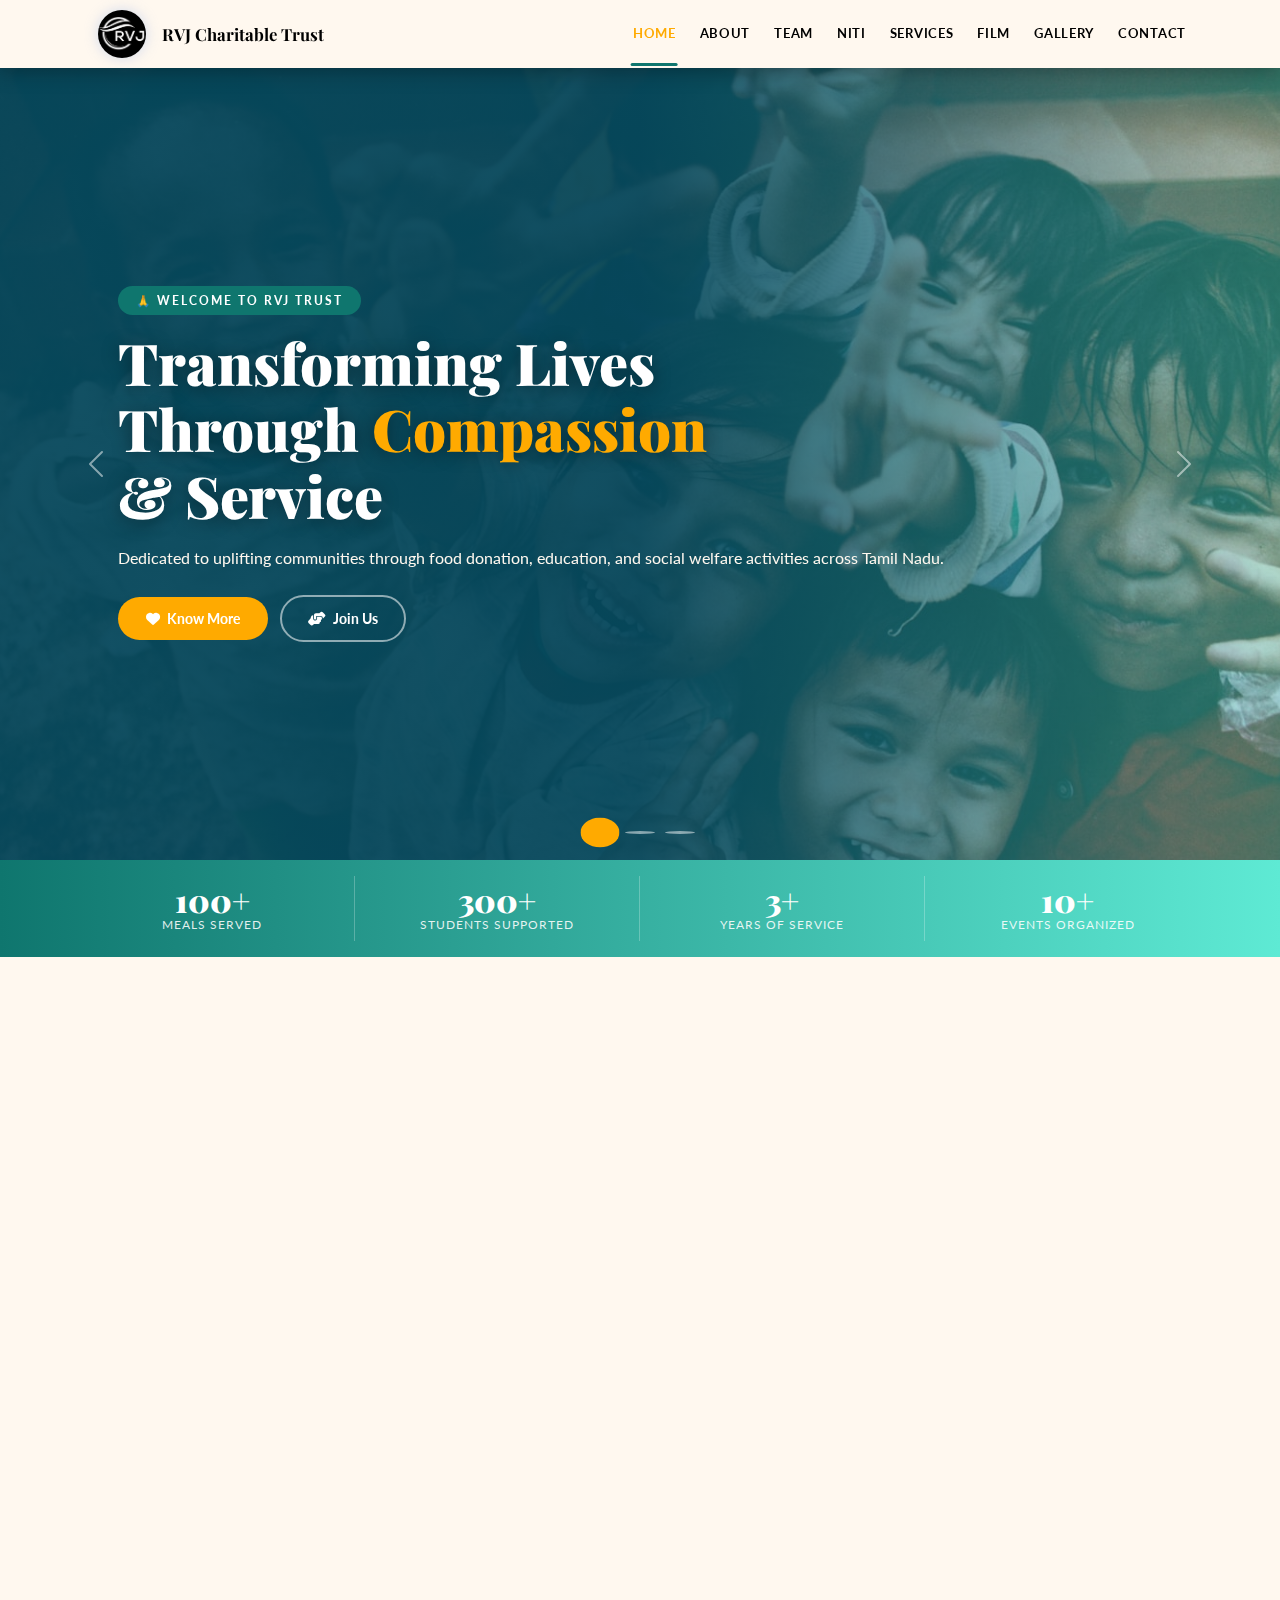
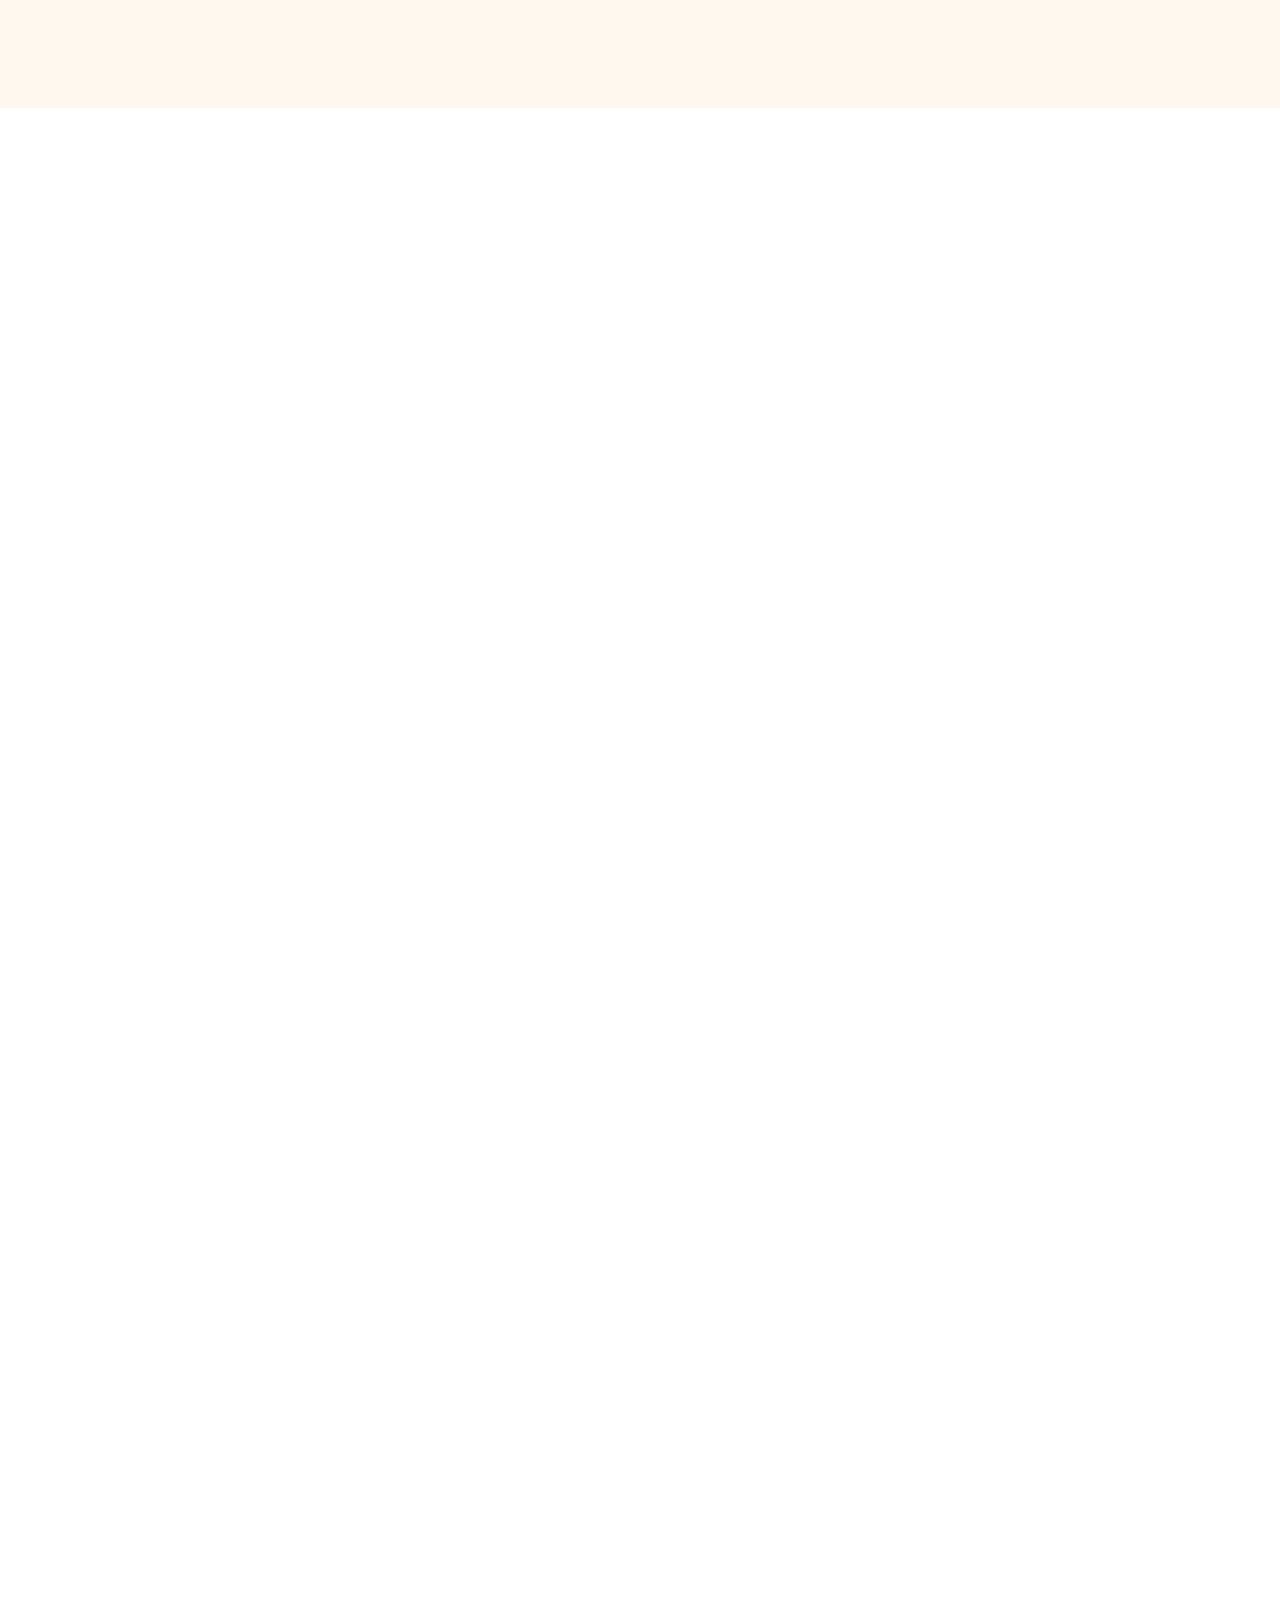
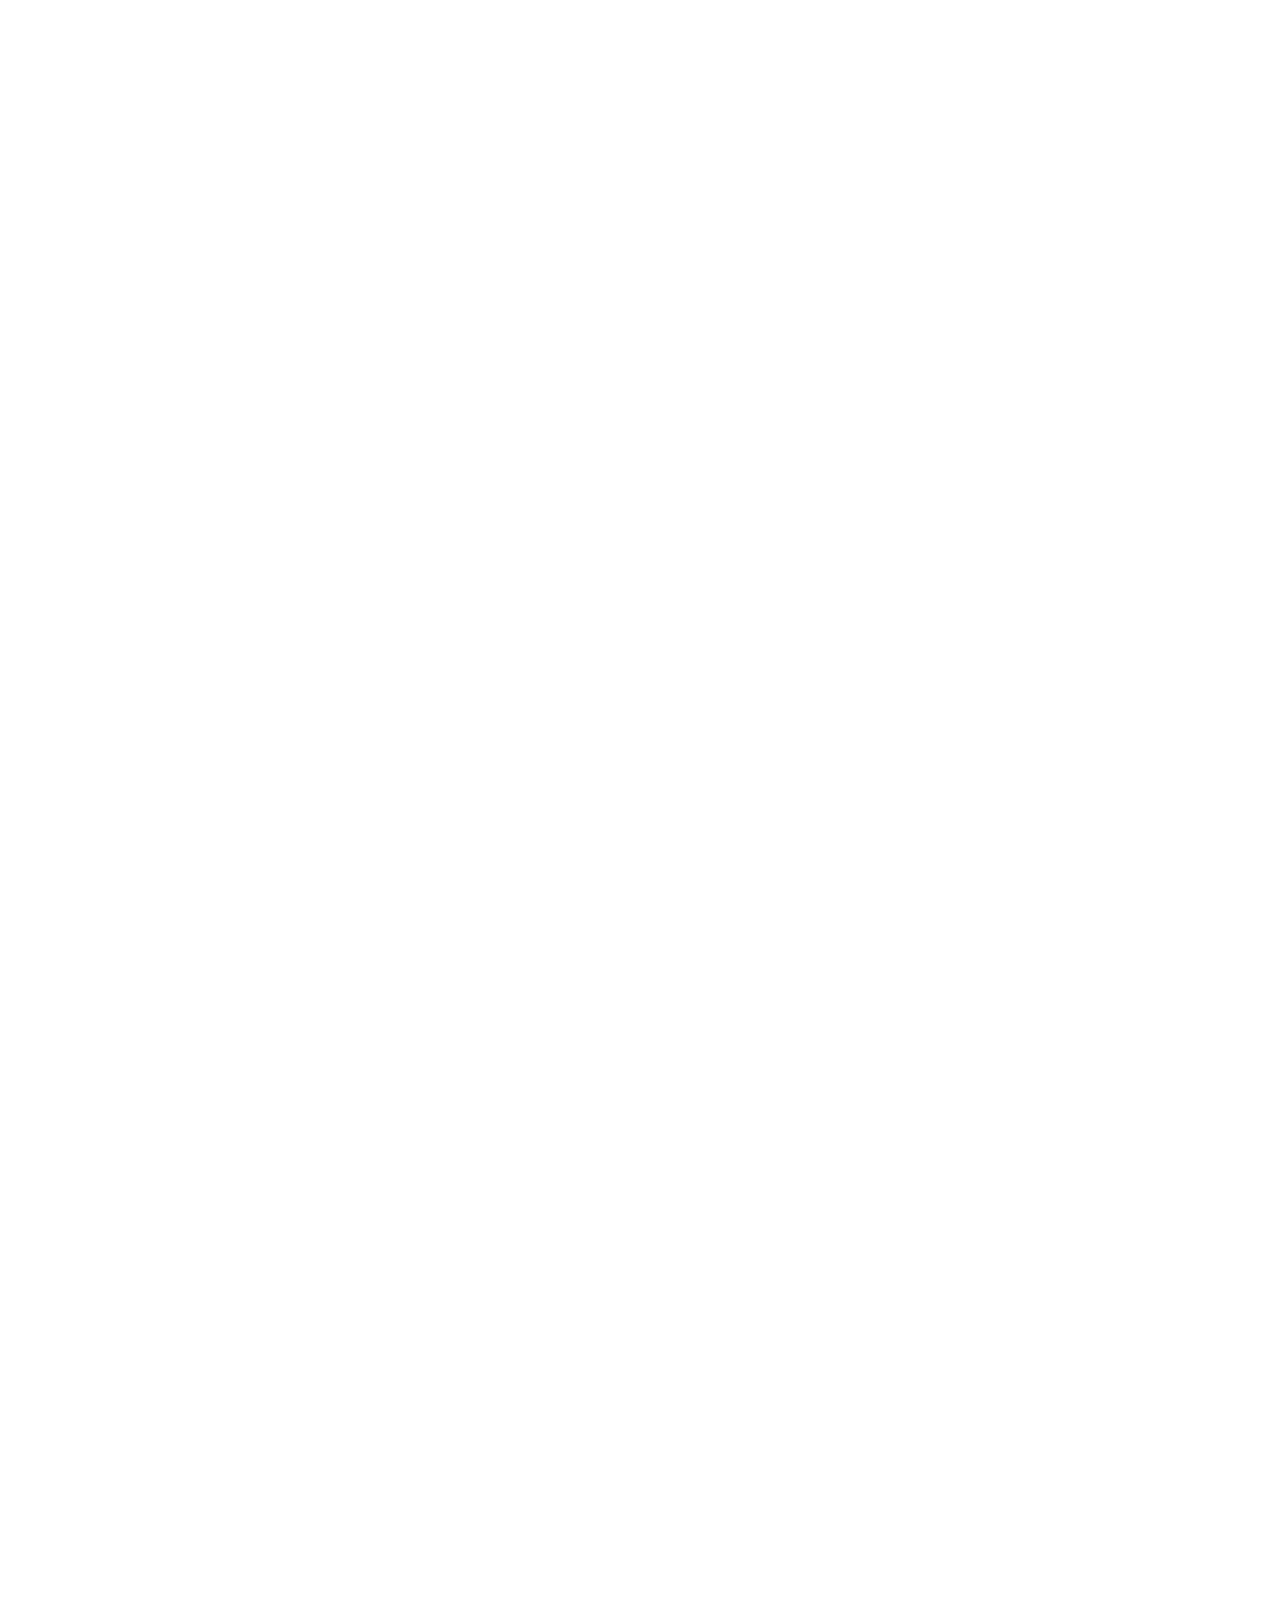
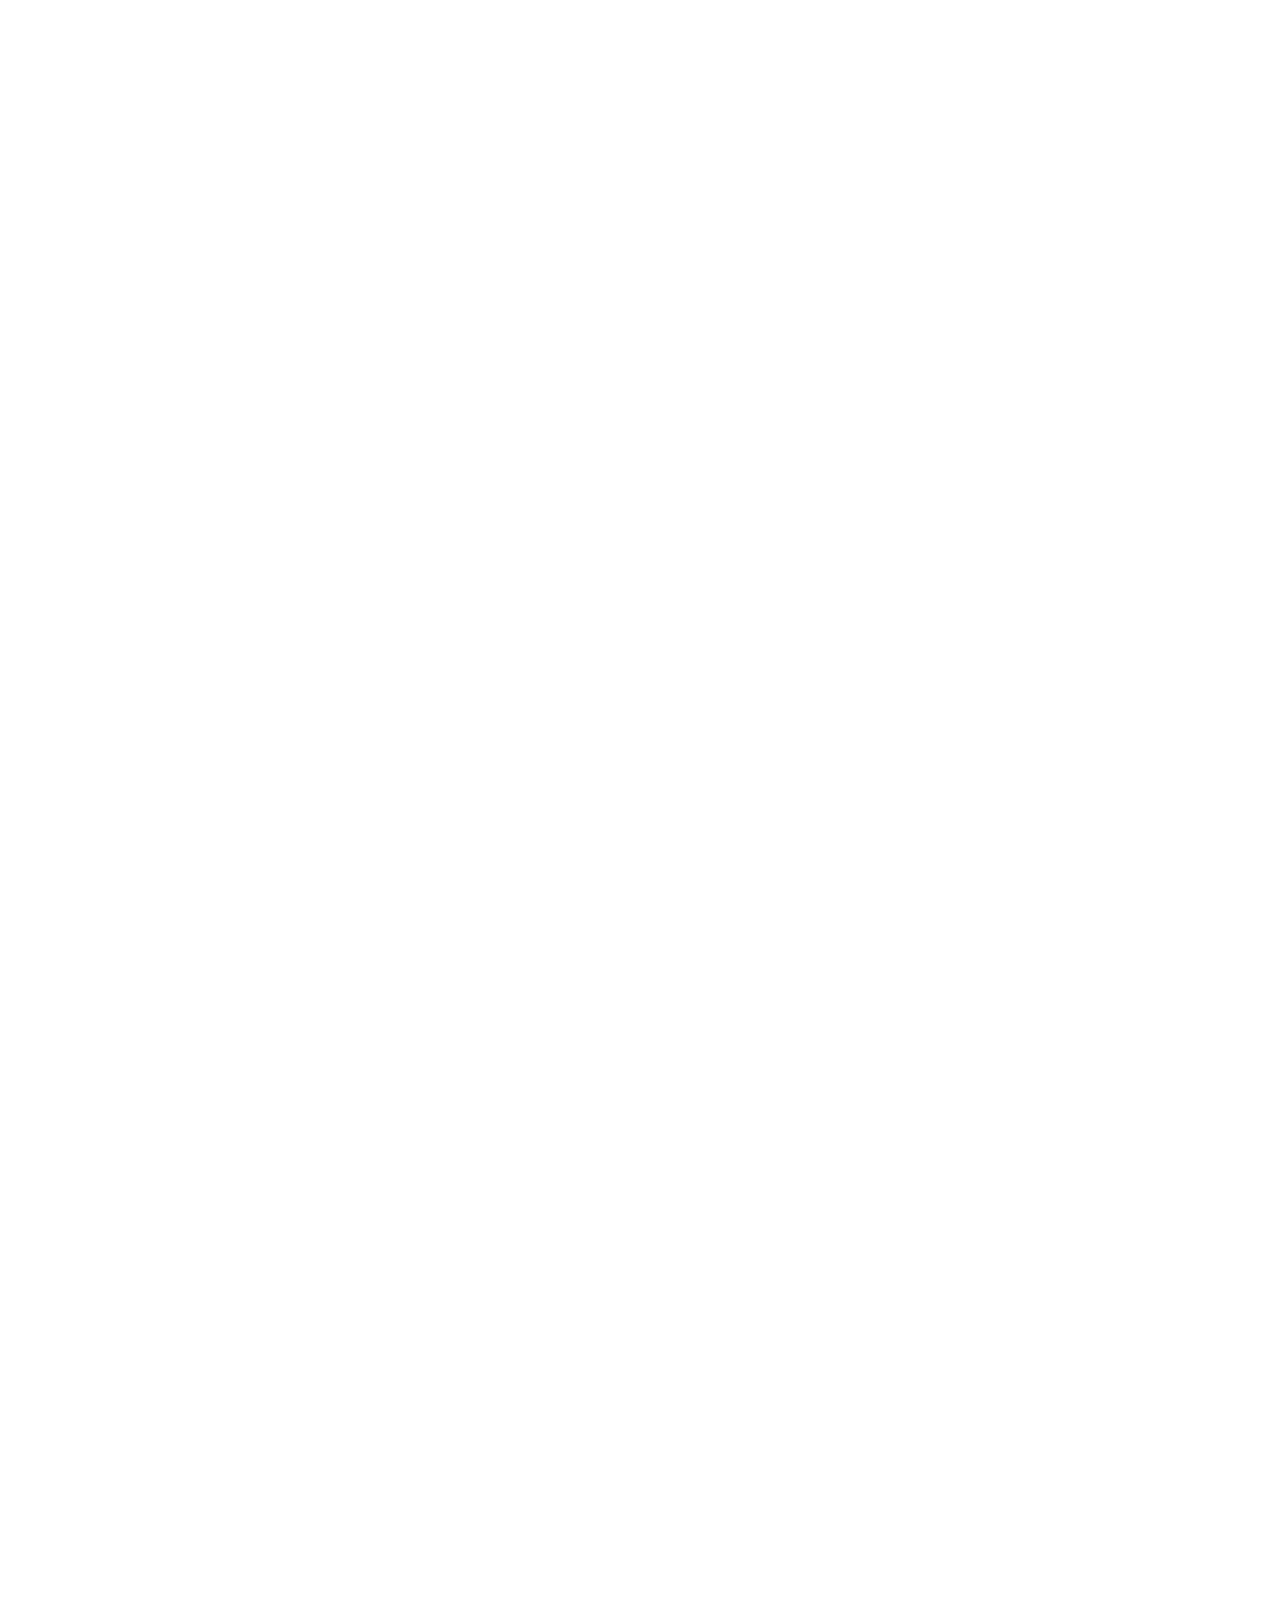
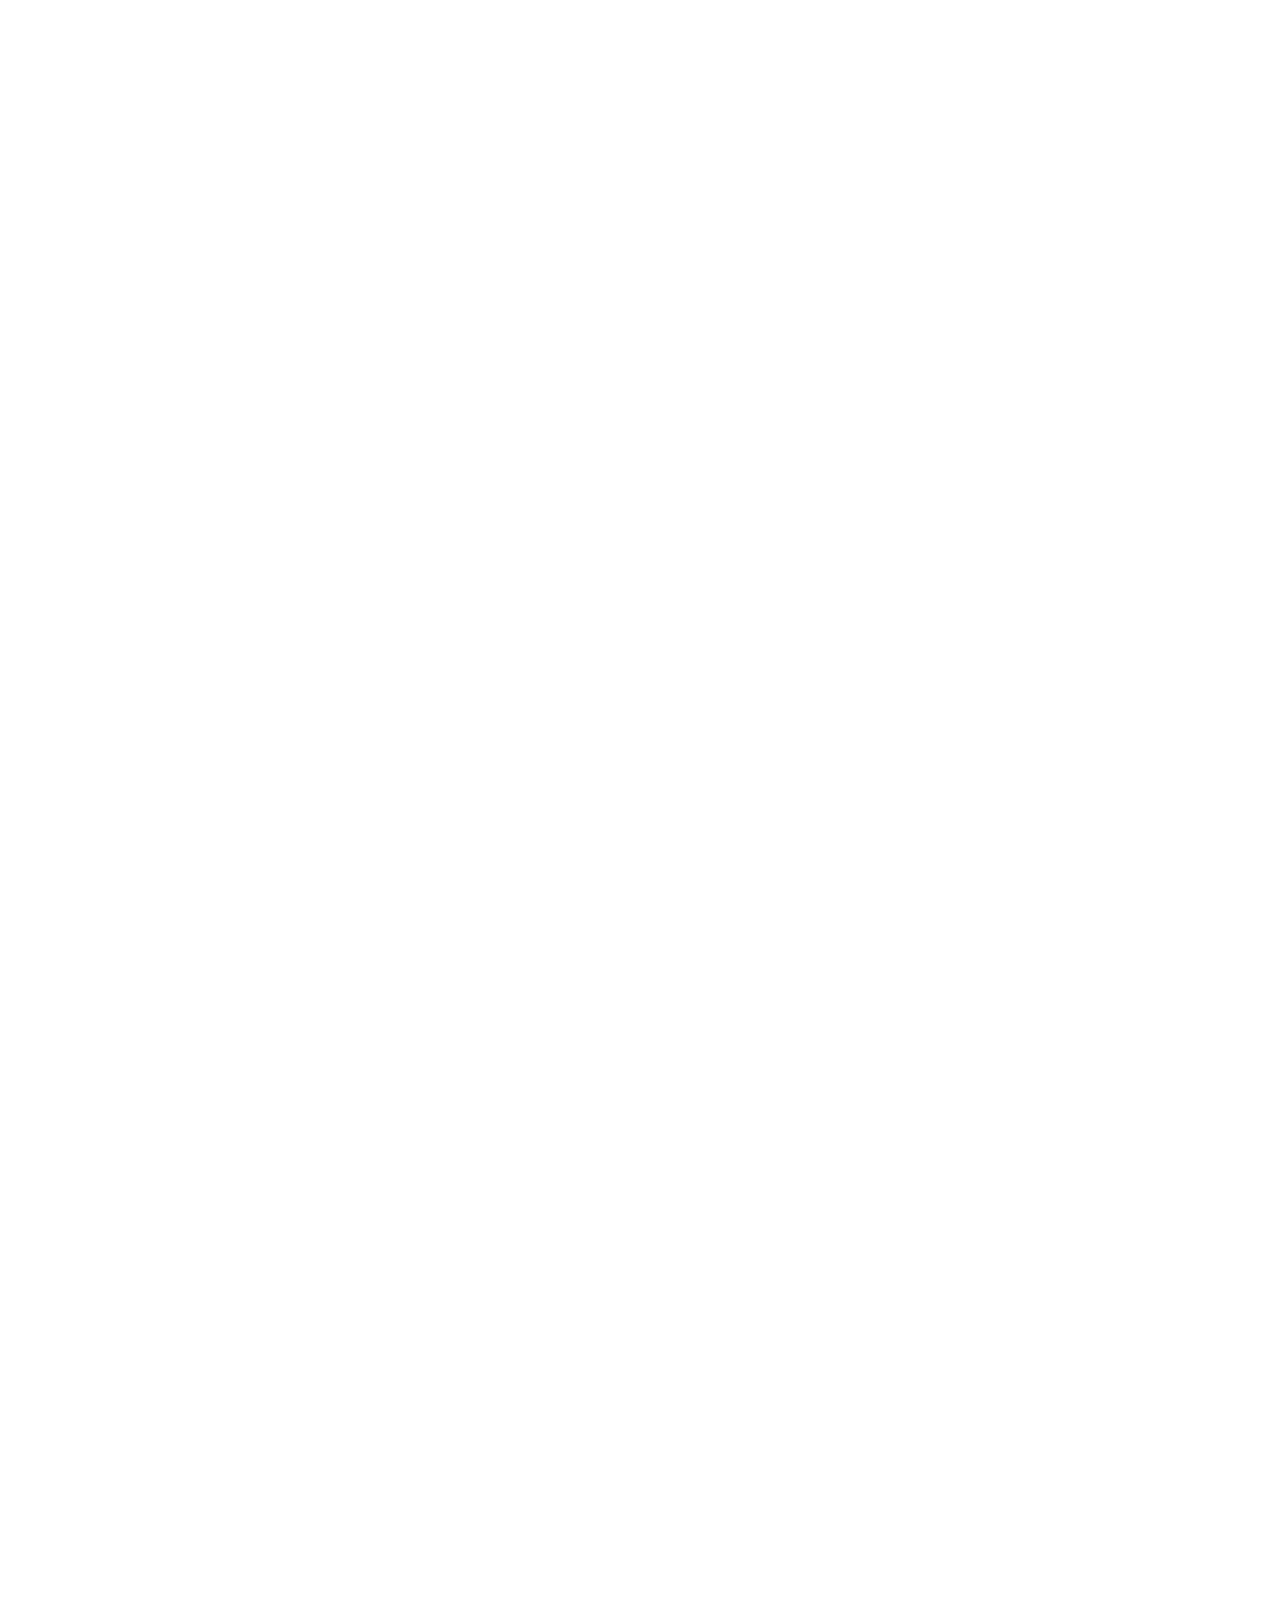
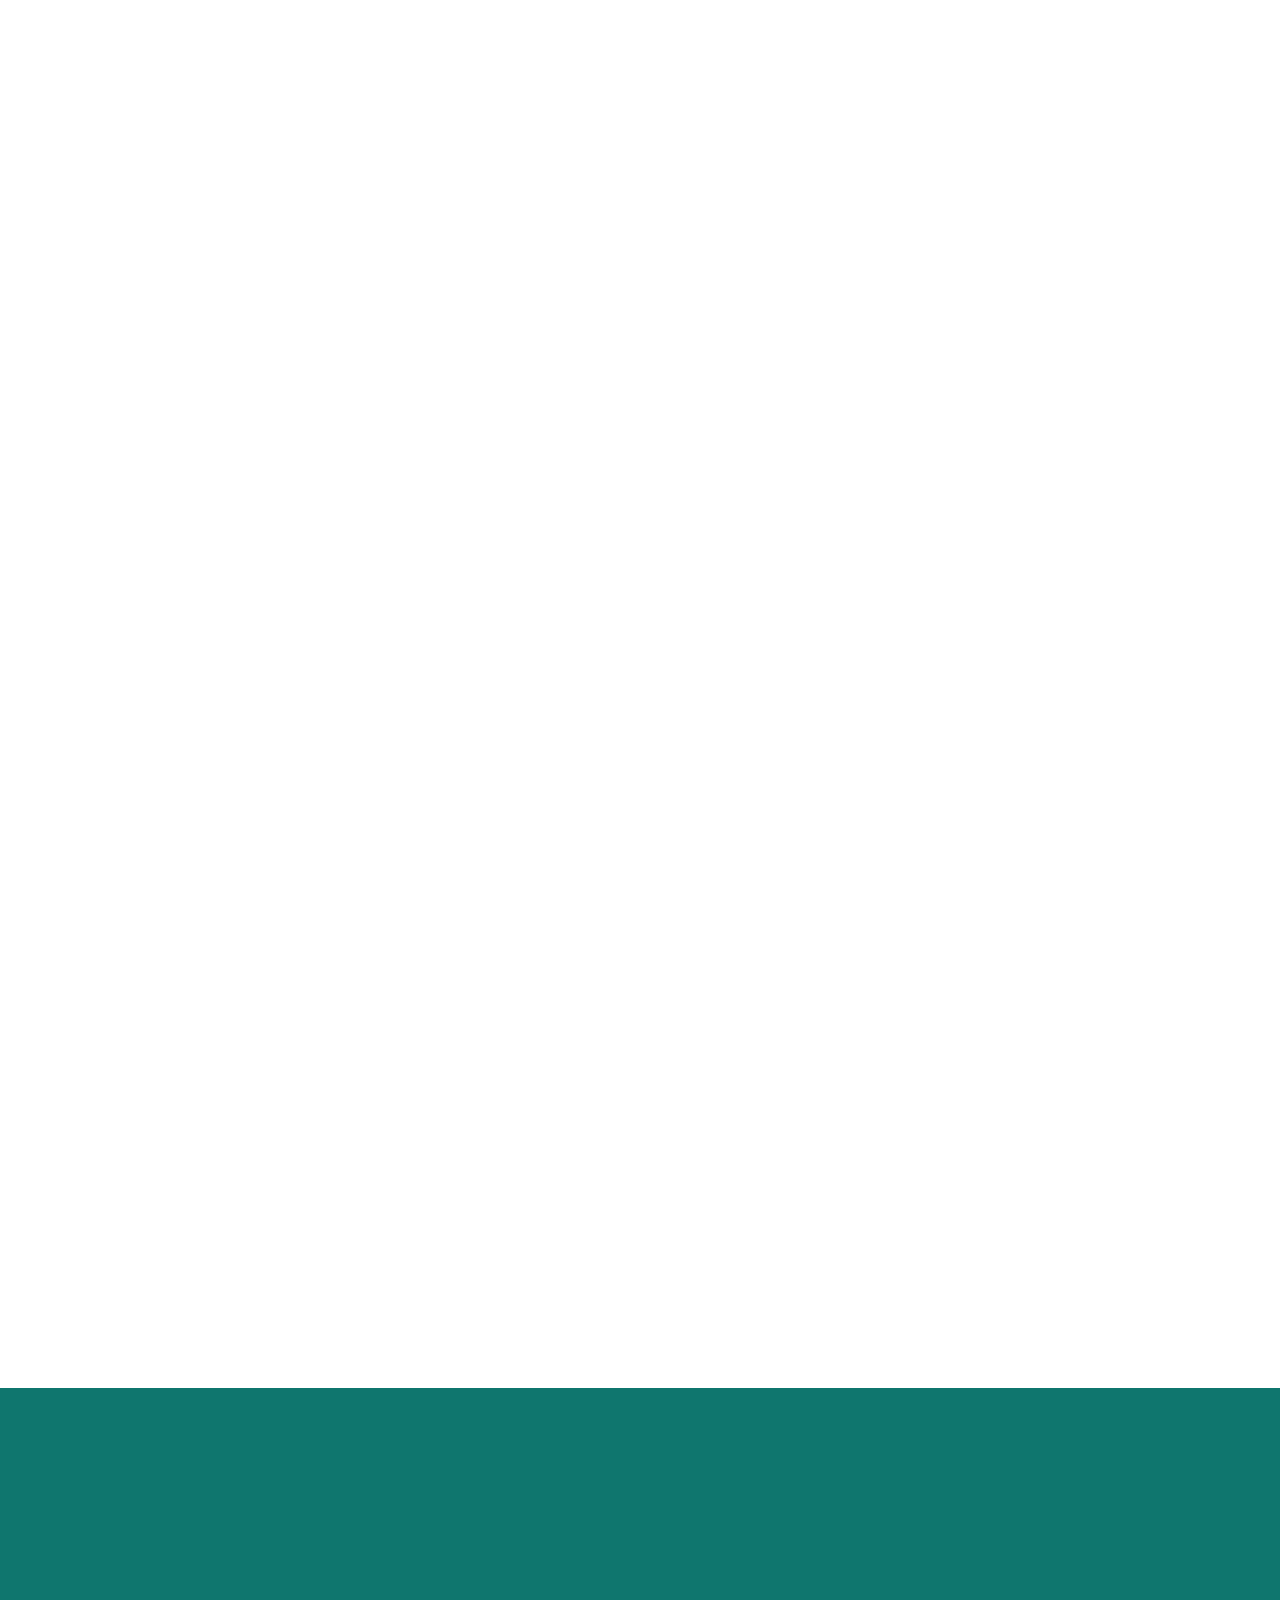
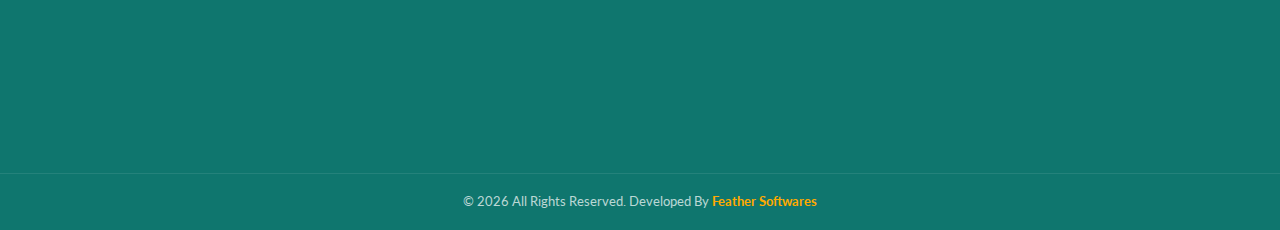
<file: index.html>
<!DOCTYPE html>
<html lang="en">

<head>
    <meta charset="UTF-8" />
    <meta name="viewport" content="width=device-width, initial-scale=1.0" />
    <title>RVJ Charitable Trust - Serving Humanity</title>
    <link href="images/logo_bg.jpeg" rel="icon">
    <link href="https://cdnjs.cloudflare.com/ajax/libs/bootstrap/5.3.2/css/bootstrap.min.css" rel="stylesheet" />
    <link href="https://cdnjs.cloudflare.com/ajax/libs/font-awesome/6.5.0/css/all.min.css" rel="stylesheet" />
    <link
        href="https://fonts.googleapis.com/css2?family=Playfair+Display:wght@400;600;700;900&family=Lato:wght@300;400;700&display=swap"
        rel="stylesheet" />
    <link href="css/style.css" rel="stylesheet">
    <link href="css/animate.css" rel="stylesheet">
</head>

<body>
    <!-- ══════════ NAVBAR ══════════ -->
    <nav class="navbar navbar-expand-lg fixed-top">
        <div class="container">
            <a class="navbar-brand d-flex align-items-center gap-3" href="#">
                <div class="brand-logo">
                    <img src="images/logo.png" alt="RVJ Charitable Trust" class="img-fluid">
                </div>
                <div>
                    <div class="brand-name d-none d-md-block text-black">RVJ Charitable Trust</div>
                </div>
            </a>
            <button class="navbar-toggler bg-black" type="button" data-bs-toggle="collapse" data-bs-target="#navMenu">
                <span class="navbar-toggler-icon"></span>
            </button>
            <div class="collapse navbar-collapse" id="navMenu">
                <ul class="navbar-nav ms-auto">
                    <li class="nav-item"><a class="nav-link active" href="#home">Home</a></li>
                    <li class="nav-item"><a class="nav-link" href="#about">About</a></li>
                    <li class="nav-item"><a class="nav-link" href="#team">Team</a></li>
                    <li class="nav-item"><a class="nav-link" href="#niti-certificate">NITI</a></li>
                    <li class="nav-item"><a class="nav-link" href="#services">Services</a></li>
                    <li class="nav-item"><a class="nav-link" href="#other-services">Film</a></li>
                    <li class="nav-item"><a class="nav-link" href="#gallery">Gallery</a></li>
                    <li class="nav-item"><a class="nav-link" href="#contact">Contact</a></li>
                </ul>
            </div>
        </div>
    </nav>

    <!-- ══════════ HOME CAROUSEL ══════════ -->
    <section id="home">
        <div id="homeCarousel" class="carousel slide carousel-fade" data-bs-ride="carousel" data-bs-interval="4500">
            <div class="carousel-indicators d-none d-md-block text-center">
                <button type="button" data-bs-target="#homeCarousel" data-bs-slide-to="0" class="active"></button>
                <button type="button" data-bs-target="#homeCarousel" data-bs-slide-to="1"></button>
                <button type="button" data-bs-target="#homeCarousel" data-bs-slide-to="2"></button>
            </div>
            <div class="carousel-inner">

                <!-- Slide 1 -->
                <div class="carousel-item active">
                    <div class="slide-inner">
                        <div class="slide-bg bg-slide1"></div>
                        <div class="container">
                            <div class="row align-items-center g-4">
                                <div class="col-lg-10 p-5">
                                    <div class="carousel-content">
                                        <span class="badge-pill">🙏 Welcome to RVJ Trust</span>
                                        <h1 class="mb-3">Transforming Lives<br />Through
                                            <span>Compassion</span><br />&amp; Service
                                        </h1>
                                        <p class="mb-4">Dedicated to uplifting communities through food donation,
                                            education, and social welfare activities across Tamil Nadu.</p>
                                        <a href="#about" class="btn-saffron me-2"><i class="fas fa-heart"></i> Know
                                            More</a>
                                        <a href="#contact" class="btn-white-outline"><i
                                                class="fas fa-hands-helping"></i> Join Us</a>
                                    </div>
                                </div>
                                <!-- <div class="col-lg-6 d-none d-lg-flex justify-content-center">
                                    <div class="slide-visual">
                                        <div class="visual-main">🤝</div>
                                        <div class="visual-badges">
                                            <div class="visual-badge"><span class="vnum">15+</span><span
                                                    class="vlbl">Years</span></div>
                                            <div class="visual-badge"><span class="vnum">5K+</span><span
                                                    class="vlbl">Meals</span></div>
                                            <div class="visual-badge"><span class="vnum">300+</span><span
                                                    class="vlbl">Students</span></div>
                                        </div>
                                    </div>
                                </div> -->
                            </div>
                        </div>
                    </div>
                </div>

                <!-- Slide 2 -->
                <div class="carousel-item">
                    <div class="slide-inner">
                        <div class="slide-bg bg-slide2"></div>
                        <div class="container">
                            <div class="row align-items-center g-4">
                                <div class="col-lg-10 p-5">
                                    <div class="carousel-content">
                                        <span class="badge-pill">🍱 Food Donation Drive</span>
                                        <h1 class="mb-3">No One Should Sleep <span>Hungry</span><br />Tonight</h1>
                                        <p class="mb-4">We provide nutritious meals at temples, schools, and during
                                            national festivals — feeding thousands every year.</p>
                                        <a href="#services" class="btn-saffron"><i class="fas fa-utensils"></i> Our
                                            Services</a>
                                    </div>
                                </div>
                                <!-- <div class="col-lg-6 d-none d-lg-flex justify-content-center">
                                    <div class="slide-visual">
                                        <div class="visual-main">🍱</div>
                                        <div class="visual-badges">
                                            <div class="visual-badge"><span class="vnum">50+</span><span
                                                    class="vlbl">Events</span></div>
                                            <div class="visual-badge"><span class="vnum">8+</span><span
                                                    class="vlbl">Festivals</span></div>
                                            <div class="visual-badge"><span class="vnum">Daily</span><span
                                                    class="vlbl">Temple Food</span></div>
                                        </div>
                                    </div>
                                </div> -->
                            </div>
                        </div>
                    </div>
                </div>

                <!-- Slide 3 -->
                <div class="carousel-item">
                    <div class="slide-inner" style="background:linear-gradient(135deg,#0D2818,#1B7A3E);">
                        <div class="slide-bg bg-slide3" style="opacity:0.55;"></div>
                        <div class="container">
                            <div class="row align-items-center g-4">
                                <div class="col-lg-10 p-5">
                                    <div class="carousel-content">
                                        <span class="badge-pill">📚 Education Support</span>
                                        <h1 class="mb-3">Empowering<br /><span>Students</span> to<br />Reach Their
                                            Dreams</h1>
                                        <p class="mb-4">Cash gifts for top-scoring 10th &amp; 12th students, school
                                            maintenance, and uniform donation to build a brighter future.</p>
                                        <a href="#services" class="btn-saffron"><i class="fas fa-graduation-cap"></i>
                                            Scholarship Details</a>
                                    </div>
                                </div>
                                <!-- <div class="col-lg-6 d-none d-lg-flex justify-content-center">
                                    <div class="slide-visual">
                                        <div class="visual-main">🎓</div>
                                        <div class="visual-badges">
                                            <div class="visual-badge"><span class="vnum">1st</span><span
                                                    class="vlbl">₹5,000</span></div>
                                            <div class="visual-badge"><span class="vnum">2nd</span><span
                                                    class="vlbl">₹3,000</span></div>
                                            <div class="visual-badge"><span class="vnum">3rd</span><span
                                                    class="vlbl">₹2,000</span></div>
                                        </div>
                                    </div>
                                </div> -->
                            </div>
                        </div>
                    </div>
                </div>

            </div><!-- /carousel-inner -->

            <button class="carousel-control-prev" type="button" data-bs-target="#homeCarousel" data-bs-slide="prev">
                <span class="carousel-control-prev-icon"></span>
            </button>
            <button class="carousel-control-next" type="button" data-bs-target="#homeCarousel" data-bs-slide="next">
                <span class="carousel-control-next-icon"></span>
            </button>
        </div>

        <!-- Stats -->
        <div class="stats-strip py-3">
            <div class="container">
                <div class="row text-center">
                    <div class="col-6 col-md-3 py-2 stat-item">
                        <div class="stat-num">100+</div>
                        <div class="stat-lbl">Meals Served</div>
                    </div>
                    <div class="col-6 col-md-3 py-2 stat-item">
                        <div class="stat-num">300+</div>
                        <div class="stat-lbl">Students Supported</div>
                    </div>
                    <div class="col-6 col-md-3 py-2 stat-item">
                        <div class="stat-num">3+</div>
                        <div class="stat-lbl">Years of Service</div>
                    </div>
                    <div class="col-6 col-md-3 py-2 stat-item">
                        <div class="stat-num">10+</div>
                        <div class="stat-lbl">Events Organized</div>
                    </div>
                </div>
            </div>
        </div>
    </section>

    <!-- ══════════ ABOUT ══════════ -->
    <section id="about" class="py-5">
        <div class="container py-4 wow fadeInUp">
            <div class="row align-items-center g-5">
                <div class="col-lg-5 fade-in-up">
                    <div class="about-img-wrap">
                        <div class="about-emoji-box">
                            <div class="card border-0 shadow">
                                <img src="images/founder1.jpg" alt="Founder" class="img-fluid rounded">
                                <div class="card-body text-center">
                                    <h5 class="card-title">Kumaresan</h5>
                                    <p class="card-text fs-6">Founder and Managing Trustee</p>
                                </div>
                            </div>
                        </div>

                    </div>
                </div>
                <div class="col-lg-7 fade-in-up">
                    <div class="ps-lg-4 pt-4 pt-lg-0">
                        <span class="section-pre d-block mb-2">About Us</span>
                        <h2 class="section-title mb-3">RVJ Charitable Trust —<br />Rooted in Service &amp; Faith</h2>
                        <p class="text-secondary lh-lg mb-3">Founded in 2023, RVJ Charitable Trust is a
                            non-profit organisation committed to serving the underprivileged communities of Tamil Nadu.
                            We believe every individual deserves dignity, nourishment, and opportunity.</p>
                        <p class="text-secondary lh-lg mb-4">From providing meals at temples to funding education for
                            deserving students, our work spans food donation, school maintenance, cultural events, dress
                            donation, and film production for social awareness.</p>
                        <div class="d-flex feature-item align-items-start mb-3">
                            <div class="feat-icon me-3"><i class="fas fa-utensils"></i></div>
                            <div>
                                <h6 class="fw-bold mb-1">Food Donation Programs</h6>
                                <p class="text-secondary small mb-0">Daily temple food and mass feeding during festivals
                                    and national events.</p>
                            </div>
                        </div>
                        <div class="d-flex feature-item align-items-start mb-3">
                            <div class="feat-icon me-3"><i class="fas fa-graduation-cap"></i></div>
                            <div>
                                <h6 class="fw-bold mb-1">Education Empowerment</h6>
                                <p class="text-secondary small mb-0">Cash gifts, scholarships, and school maintenance
                                    for a better tomorrow.</p>
                            </div>
                        </div>
                        <div class="d-flex feature-item align-items-start mb-4">
                            <div class="feat-icon me-3"><i class="fas fa-film"></i></div>
                            <div>
                                <h6 class="fw-bold mb-1">Social Awareness Films</h6>
                                <p class="text-secondary small mb-0">Creating impactful short films and documentaries on
                                    humanitarian causes.</p>
                            </div>
                        </div>
                        <a href="#contact" class="btn-saffron"><i class="fas fa-hands-helping"></i> Get Involved</a>
                    </div>
                </div>
            </div>
        </div>
    </section>

    <!-- ══════════ TEAM ══════════ -->
    <section id="team" class="py-5">
        <div class="container py-4">
            <div class="section-heading text-center mb-5 wow fadeInUp">
                <span class="section-pre d-block mb-2">Our Leadership</span>
                <h2 class="section-title">Founder, Trustees &amp; Organizer</h2>
                <div class="divider-line mt-3"></div>
                <p class="text-secondary mt-3 mx-auto" style="max-width:550px">The dedicated individuals whose vision
                    and commitment guide our mission forward every single day.</p>
            </div>

            <!-- Row 1: Founder + 2 Trustees -->
            <div class="row g-4 justify-content-center mb-4 wow fadeInUp">
                <!-- Founder -->
                <div class="col-md-6">
                    <div class="team-card text-center pb-4">
                        <div class="team-avatar">
                            <img src="images/founder1.jpg" alt="Founder" class="img-fluid rounded-circle">
                        </div>
                        <h5 class="fw-bold px-3 mb-1">Mr. Kumaresan</h5>
                        <div class="team-role mb-2">Founder &amp; Managing Trustee</div>

                    </div>
                </div>
                <!-- Trustee 1 -->
                <div class="col-md-6">
                    <div class="team-card text-center pb-4">
                        <div class="team-avatar">
                            <img src="images/organizer.jpg" alt="Founder" class="img-fluid rounded-circle">
                        </div>
                        <h5 class="fw-bold px-3 mb-1">Mr. Kishore Kumar</h5>
                        <div class="team-role mb-2">Organizer</div>
                    </div>
                </div>
            </div>

            <!-- Row 2: 3 Trustees + Organizer -->
            <div class="row g-4 justify-content-center mb-5 wow fadeInUp">
                <div class="col-md-3 fade-in-up">
                    <div class="team-card text-center pb-4">
                        <div class="team-avatar">🙍‍♀️</div>
                        <h5 class="fw-bold px-3 mb-1">Mrs. Thenmozhi K</h5>
                        <div class="team-role mb-2">Trustee</div>
                    </div>
                </div>
                <div class="col-md-3 fade-in-up">
                    <div class="team-card text-center pb-4">
                        <div class="team-avatar">🙎‍♂️</div>
                        <h5 class="fw-bold px-3 mb-1">Mr. BalaKrishnan</h5>
                        <div class="team-role mb-2">Trustee</div>
                    </div>
                </div>
                <div class="col-md-3 fade-in-up">
                    <div class="team-card text-center pb-4">
                        <div class="team-avatar">🙍‍♀️</div>
                        <h5 class="fw-bold px-3 mb-1">Mrs. Annavadivu</h5>
                        <div class="team-role mb-2">Trustee</div>
                    </div>
                </div>
                <div class="col-md-3 fade-in-up">
                    <div class="team-card text-center pb-4">
                        <div class="team-avatar">🙎‍♂️</div>
                        <h5 class="fw-bold px-3 mb-1">Mr. Murugan P</h5>
                        <div class="team-role mb-2">Trustee</div>
                    </div>
                </div>
            </div>

            <!-- NITI Certificate Display -->
            <section id="niti-certificate" class="py-5 wow fadeInUp">
                <div class="container py-4">

                    <div class="section-heading text-center mb-5 fade-in-up">
                        <span class="section-pre d-block mb-2">Official Recognition</span>
                        <h2 class="section-title">NITI Aayog Certified Trust</h2>
                        <div class="divider-line mt-3"></div>
                    </div>

                    <div class="row align-items-center g-5">

                        <!-- LEFT: Certificate Image -->
                        <div class="col-lg-5 col-md-6">
                            <div class="cert-img-wrapper">
                                <div class="dot-pattern"></div>
                                <div class="cert-img-frame">
                                    <img src="images/NITI.png" alt="NITI Aayog Certificate" class="img-fluid" />
                                </div>


                            </div>
                        </div>

                        <!-- RIGHT: Content -->
                        <div class="col-lg-7 col-md-6">
                            <div class="cert-content ps-lg-3">

                                <span class="section-pre d-block mb-3">Darpan Portal Registration</span>
                                <h2 class="mb-3 text-black">
                                    Recognised by <span>NITI Aayog</span>,<br />Government of India
                                </h2>
                                <p class="mb-4 text-muted">
                                    RVJ Charitable Trust is officially registered and recognised by <strong
                                        style="color:var(--accent);">NITI Aayog</strong> through the Darpan Portal — the
                                    Government of
                                    India's central repository for Non-Governmental Organisations. This recognition
                                    reflects our
                                    commitment to transparency, accountability, and impactful social work.
                                </p>

                                <!-- Info Pills -->
                                <div class="row g-3 mb-4">
                                    <div class="col-sm-6">
                                        <div class="cert-info-pill">
                                            <div class="pill-icon"><i class="fas fa-id-card"></i></div>
                                            <div>
                                                <span class="pill-label">Registration No.</span>
                                                <span class="pill-value">TN/2025/0514198</span>
                                            </div>
                                        </div>
                                    </div>
                                    <div class="col-sm-6">
                                        <div class="cert-info-pill">
                                            <div class="pill-icon"><i class="fas fa-calendar-check"></i></div>
                                            <div>
                                                <span class="pill-label">Registered Since</span>
                                                <span class="pill-value">January 2025</span>
                                            </div>
                                        </div>
                                    </div>
                                    <!-- <div class="col-sm-6">
                                        <div class="cert-info-pill">
                                            <div class="pill-icon"><i class="fas fa-globe-asia"></i></div>
                                            <div>
                                                <span class="pill-label">Darpan Portal</span>
                                                <span class="pill-value">ngodarpan.gov.in</span>
                                            </div>
                                        </div>
                                    </div>
                                    <div class="col-sm-6">
                                        <div class="cert-info-pill">
                                            <div class="pill-icon"><i class="fas fa-map-marker-alt"></i></div>
                                            <div>
                                                <span class="pill-label">Operating State</span>
                                                <span class="pill-value">Tamil Nadu, India</span>
                                            </div>
                                        </div>
                                    </div> -->
                                </div>

                                <!-- Highlight Box -->
                                <!-- <div class="niti-highlight mb-4">
                                    <div class="hi-icon">🏛️</div>
                                    <div class="hi-text">
                                        <strong>What this means for donors:</strong><br />
                                        Your donations to RVJ Charitable Trust qualify for <strong>80G Income Tax
                                            Exemption</strong> under the Income Tax Act, 1961. Receipts issued within 48
                                        hours.
                                    </div>
                                </div> -->

                                <!-- CTA Buttons -->
                                <div class="d-flex flex-wrap gap-3">
                                    <a href="https://ngodarpan.gov.in" target="_blank" class="btn-saffron">
                                        <i class="fas fa-external-link-alt"></i> Verify on Darpan Portal
                                    </a>
                                </div>
                                <!-- Verified Badge below image -->
                                <div class="">
                                    <div class="cert-verified-badge">
                                        <i class="fas fa-check-circle"></i>
                                        Verified by Government of India — NITI Aayog
                                    </div>
                                </div>

                            </div>
                        </div>

                    </div>
                </div>
            </section>


        </div>
    </section>

    <!-- ══════════ SERVICES ══════════ -->
    <section id="services" class="py-5 wow fadeInUp">
        <div class="container py-4">
            <div class="section-heading text-center mb-5 fade-in-up">
                <span class="section-pre d-block mb-2">What We Do</span>
                <h2 class="section-title">Our Core Services</h2>
                <div class="divider-line mt-3"></div>
                <p class="text-secondary mt-3 mx-auto" style="max-width:560px">Every service is driven by compassion,
                    community, and a commitment to lasting change.</p>
            </div>
            <div class="row g-4">
                <div class="col-md-6 col-lg-3 fade-in-up">
                    <div class="svc-card">
                        <div class="svc-icon"><i class="fas fa-hands-helping"></i></div>
                        <h5 class="mb-2">Self Help Groups for Women</h5>
                        <p>We establish women self-help groups to promote savings habits, financial awareness, and
                            empower women by creating sustainable self-employment opportunities.</p>
                    </div>
                </div>
                <div class="col-md-6 col-lg-3 fade-in-up">
                    <div class="svc-card">
                        <div class="svc-icon"><i class="fas fa-graduation-cap"></i></div>
                        <h5 class="mb-2">Educational Scholarships & Student Support</h5>
                        <p>We provide scholarships, grants, books, fees support, and financial aid to deserving and
                            underprivileged students to help them pursue education and research.</p>
                    </div>
                </div>
                <div class="col-md-6 col-lg-3 fade-in-up">
                    <div class="svc-card">
                        <div class="svc-icon"><i class="fas fa-hospital-alt"></i></div>
                        <h5 class="mb-2">Community Welfare Institutions Development</h5>
                        <p>We coordinate with government and non-government agencies to establish hospitals, clinics,
                            orphanages, old age homes, women hostels, rehabilitation centers, and support facilities for
                            the disabled.</p>
                    </div>
                </div>
                <div class="col-md-6 col-lg-3 fade-in-up">
                    <div class="svc-card">
                        <div class="svc-icon"><i class="fas fa-hand-holding-usd"></i></div>
                        <h5 class="mb-2">Fundraising & Financial Resource Mobilization</h5>
                        <p>We raise funds through grants, loans, donations, and institutional support to sustain and
                            expand our social welfare initiatives.</p>
                    </div>
                </div>
                <div class="col-md-6 col-lg-3 fade-in-up">
                    <div class="svc-card">
                        <div class="svc-icon"><i class="fas fa-home"></i></div>
                        <h5 class="mb-2">Homes for Poor & Destitute Children</h5>
                        <p>We run residential homes providing education, healthcare, nutrition, and recreation to uplift
                            the living standards of underprivileged children.</p>
                    </div>
                </div>
                <div class="col-md-6 col-lg-3 fade-in-up">
                    <div class="svc-card">
                        <div class="svc-icon"><i class="fas fa-university"></i></div>
                        <h5 class="mb-2">Financial Management & Investment Activities</h5>
                        <p>We manage funds responsibly by borrowing, investing, and maintaining secure financial systems
                            to support trust activities effectively.</p>
                    </div>
                </div>
                <div class="col-md-6 col-lg-3 fade-in-up">
                    <div class="svc-card">
                        <div class="svc-icon"><i class="fas fa-briefcase-medical"></i></div>
                        <h5 class="mb-2">Medical Relief Services</h5>
                        <p>We provide medical assistance to poor and vulnerable individuals by establishing and
                            supporting hospitals, dispensaries, diagnostic centers, and counseling services.</p>
                    </div>
                </div>
                <div class="col-md-6 col-lg-3 fade-in-up">
                    <div class="svc-card">
                        <div class="svc-icon"><i class="fas fa-house-medical"></i></div>
                        <h5 class="mb-2">Home-Based Medical Care</h5>
                        <p>We offer home treatment services for economically disadvantaged patients who cannot access
                            hospital care.</p>
                    </div>
                </div>
                <div class="col-md-6 col-lg-3 fade-in-up">
                    <div class="svc-card">
                        <div class="svc-icon"><i class="fas fa-procedures"></i></div>
                        <h5 class="mb-2">Surgical Assistance for the Poor</h5>
                        <p>We support life-saving and essential surgeries for underprivileged patients who cannot afford
                            medical procedures.</p>
                    </div>
                </div>
                <div class="col-md-6 col-lg-3 fade-in-up">
                    <div class="svc-card">
                        <div class="svc-icon"><i class="fas fa-clinic-medical"></i></div>
                        <h5 class="mb-2">Establishment of Hospitals & Clinics</h5>
                        <p>We establish and maintain hospitals and healthcare centers to improve access to affordable
                            medical services.</p>
                    </div>
                </div>
                <div class="col-md-6 col-lg-3 fade-in-up">
                    <div class="svc-card">
                        <div class="svc-icon"><i class="fas fa-user-nurse"></i></div>
                        <h5 class="mb-2">Old Age Care & Palliative Services</h5>
                        <p>We provide shelter, care, and palliative support for elderly individuals who lack family or
                            financial support.</p>
                    </div>
                </div>
                <div class="col-md-6 col-lg-3 fade-in-up">
                    <div class="svc-card">
                        <div class="svc-icon"><i class="fas fa-hands"></i></div>
                        <h5 class="mb-2">Disaster Relief Support</h5>
                        <p>We provide emergency assistance, relief materials, and rehabilitation support to people
                            affected by natural calamities.</p>
                    </div>
                </div>
                <div class="col-md-6 col-lg-3 fade-in-up">
                    <div class="svc-card">
                        <div class="svc-icon"><i class="fas fa-restroom"></i></div>
                        <h5 class="mb-2">Old Age Homes Development</h5>
                        <p>We establish, fund, and support old age homes to ensure safe and dignified living for senior
                            citizens.</p>
                    </div>
                </div>
                <div class="col-md-6 col-lg-3 fade-in-up">
                    <div class="svc-card">
                        <div class="svc-icon"><i class="fas fa-school"></i></div>
                        <h5 class="mb-2">Educational & Cultural Institutions Support</h5>
                        <p>We support schools, colleges, libraries, e-governance centers, and learning spaces to promote
                            education and community development.</p>
                    </div>
                </div>
                <div class="col-md-6 col-lg-3 fade-in-up">
                    <div class="svc-card">
                        <div class="svc-icon"><i class="fas fa-building"></i></div>
                        <h5 class="mb-2">Infrastructure Development for Trust Activities</h5>
                        <p>We acquire and develop properties and infrastructure required to effectively run social
                            welfare programs.</p>
                    </div>
                </div>
                <div class="col-md-6 col-lg-3 fade-in-up">
                    <div class="svc-card">
                        <div class="svc-icon"><i class="fas fa-certificate"></i></div>
                        <h5 class="mb-2">Institutional Affiliation Support</h5>
                        <p>We assist trust-run institutions in obtaining necessary affiliations and recognitions from
                            authorities.</p>
                    </div>
                </div>
                <div class="col-md-6 col-lg-6 fade-in-up">
                    <div class="svc-card">
                        <div class="svc-icon"><i class="fas fa-ban"></i></div>
                        <h5 class="mb-2">De-addiction & Rehabilitation Centers</h5>
                        <p>We establish and support centers focused on preventing alcohol and drug addiction and helping
                            individuals recover.</p>
                    </div>
                </div>
                <div class="col-md-6 col-lg-6 fade-in-up">
                    <div class="svc-card">
                        <div class="svc-icon"><i class="fas fa-place-of-worship"></i></div>
                        <h5 class="mb-2">Temple Development & Maintenance</h5>
                        <p>We support renovation, maintenance, and development of temples to preserve cultural and
                            spiritual heritage.</p>
                    </div>
                </div>





            </div>
        </div>
    </section>

    <!-- ══════════ SCHOLARSHIP ══════════ -->
    <section id="scholarship" class="py-5 wow fadeInUp">
        <div class="container py-4">
            <div class="section-heading text-center mb-5 fade-in-up">
                <span class="section-pre d-block mb-2">Education Support</span>
                <h2 class="section-title">Student Cash Gift Program</h2>
                <div class="divider-line mt-3"></div>
            </div>
            <div class="scholarship-box fade-in-up">
                <div class="row align-items-center">
                    <div class="col-lg-5 mb-4 mb-lg-0">
                        <h2 class="text-white fw-bold">Rewarding Academic Excellence 🎓</h2>
                        <p style="color:rgba(255,255,255,.75);" class="lh-lg mt-3">We honour students who excel in their
                            10th and 12th board examinations. Top 3 rank holders receive special cash gifts to support
                            their higher education journey.</p>
                        <p style="color:rgba(255,255,255,.75);" class="lh-lg">This covers students from government and
                            government-aided schools in our area, ensuring financial constraints never hold back a
                            bright mind.</p>
                        <div class="mt-3">
                            <span class="badge bg-warning text-dark fw-bold me-2 px-3 py-2 rounded-pill">10th
                                Standard</span>
                            <span class="badge bg-warning text-dark fw-bold px-3 py-2 rounded-pill">12th Standard</span>
                        </div>
                    </div>
                    <div class="col-lg-7">
                        <div class="row g-3">
                            <div class="col-4">
                                <div class="rank-card gold"><span class="rank-medal">🥇</span>
                                    <div class="rank-name">1st Rank</div>
                                    <!-- <span class="rank-amt">₹5,000</span> -->
                                    <!-- <div class="rank-lbl mt-1">Cash Gift</div> -->
                                </div>
                            </div>
                            <div class="col-4">
                                <div class="rank-card silver"><span class="rank-medal">🥈</span>
                                    <div class="rank-name">2nd Rank</div>
                                    <!-- <span class="rank-amt">₹3,000</span> -->
                                    <!-- <div class="rank-lbl mt-1">Cash Gift</div> -->
                                </div>
                            </div>
                            <div class="col-4">
                                <div class="rank-card bronze"><span class="rank-medal">🥉</span>
                                    <div class="rank-name">3rd Rank</div>
                                    <!-- <span class="rank-amt">₹2,000</span> -->
                                    <!-- <div class="rank-lbl mt-1">Cash Gift</div> -->
                                </div>
                            </div>
                        </div>
                    </div>
                </div>
            </div>
        </div>
    </section>

    <!-- ══════════ FILM MAKING ══════════ -->
    <section id="other-services" class="py-5 wow fadeInUp">
        <div class="container py-4">
            <div class="section-heading text-center mb-5 fade-in-up">
                <span class="section-pre d-block mb-2">Other Initiatives</span>
                <h2 class="section-title">Film Making for Social Awareness</h2>
                <div class="divider-line mt-3"></div>
            </div>
            <div class="row g-4 align-items-center fade-in-up">
                <div class="col-md-5">
                    <div class="rounded-4 overflow-hidden shadow-lg">
                        <div class="film-poster-box">
                            <i class="fas fa-film fa-5x" style="color:var(--accent);"></i>
                            <h4 class="text-white mt-3 fw-bold">RVJ Films</h4>
                            <p class="text-white-50 mb-0 small">Stories that Inspire, Change that Lasts</p>
                        </div>
                        <div class="p-4 bg-white">
                            <h4 class="fw-bold" style="color:var(--peach)">Social Impact Cinema</h4>
                            <p class="text-secondary small lh-lg mb-3">We produce short films, documentaries, and
                                awareness videos on education, poverty, women empowerment, environmental protection, and
                                community solidarity.</p>
                            <a href="#contact" class="btn-saffron"><i class="fas fa-video"></i> Collaborate With Us</a>
                        </div>
                    </div>
                </div>
                <div class="col-md-7">
                    <div class="row g-3">
                        <div class="col-6">
                            <div class="svc-card text-center p-4">
                                <div class="svc-icon mx-auto"><i class="fas fa-video"></i></div>
                                <h5 class="mb-1" style="font-size:.95rem">Short Films</h5>
                                <p style="font-size:.82rem">Powerful narratives on social issues</p>
                            </div>
                        </div>
                        <div class="col-6">
                            <div class="svc-card text-center p-4">
                                <div class="svc-icon mx-auto"><i class="fas fa-photo-video"></i></div>
                                <h5 class="mb-1" style="font-size:.95rem">Documentaries</h5>
                                <p style="font-size:.82rem">Real stories of real change-makers</p>
                            </div>
                        </div>
                        <div class="col-6">
                            <div class="svc-card text-center p-4">
                                <div class="svc-icon mx-auto"><i class="fas fa-bullhorn"></i></div>
                                <h5 class="mb-1" style="font-size:.95rem">Awareness Ads</h5>
                                <p style="font-size:.82rem">Community campaigns and PSAs</p>
                            </div>
                        </div>
                        <div class="col-6">
                            <div class="svc-card text-center p-4">
                                <div class="svc-icon mx-auto"><i class="fas fa-chalkboard-teacher"></i></div>
                                <h5 class="mb-1" style="font-size:.95rem">Educational Content</h5>
                                <p style="font-size:.82rem">Learning materials for schools</p>
                            </div>
                        </div>
                    </div>
                </div>
            </div>
        </div>
    </section>

    <!-- ══════════════════════════════════════
     GALLERY SECTION
    ══════════════════════════════════════ -->
    <section id="gallery" class="py-5 wow fadeInUp">
        <div class="container py-4">

            <!-- Heading -->
            <div class="text-center mb-5">
                <span class="section-pre d-block mb-2">Our Moments</span>
                <h2 class="section-title">Gallery</h2>
                <div class="divider-line mt-3"></div>
                <p class="text-secondary mt-3 mx-auto" style="max-width:540px">
                    Glimpses from our events, drives, and celebrations — moments of joy, service, and togetherness.
                    <em>Click any image to view.</em>
                </p>
            </div>

            <!-- Grid -->
            <div class="gallery-grid">

                <!-- Card 1: Food Donation -->
                <div class="gallery-item"
                    data-src="https://images.unsplash.com/photo-1593113616828-6f22bca04804?w=800&q=80"
                    data-title="Food Donation Drive">
                    <img src="https://images.unsplash.com/photo-1593113616828-6f22bca04804?w=800&q=80"
                        alt="Food Donation Drive" loading="lazy" />
                    <div class="g-overlay">
                        <i class="fas fa-expand-alt"></i>
                        <p>Food Donation Drive</p>
                    </div>
                    <div class="g-caption">Food Donation Drive</div>
                </div>

                <!-- Card 2: School Maintenance -->
                <div class="gallery-item"
                    data-src="https://images.unsplash.com/photo-1580582932707-520aed937b7b?w=800&q=80"
                    data-title="School Maintenance">
                    <img src="https://images.unsplash.com/photo-1580582932707-520aed937b7b?w=800&q=80"
                        alt="School Maintenance" loading="lazy" />
                    <div class="g-overlay">
                        <i class="fas fa-expand-alt"></i>
                        <p>School Maintenance</p>
                    </div>
                    <div class="g-caption">School Maintenance</div>
                </div>

                <!-- Card 3: Scholarship Ceremony -->
                <div class="gallery-item" data-src="../images/surgical-gal.png"
                    data-title="Surgical Assistance for the Poor">
                    <img src="images/surgical-gal.png" alt="Surgical Assistance for the Poor" loading="lazy" />
                    <div class="g-overlay">
                        <i class="fas fa-expand-alt"></i>
                        <p>Surgical Assistance for the Poor</p>
                    </div>
                    <div class="g-caption">Surgical Assistance for the Poor</div>
                </div>

                <!-- Card 4: Independence Day -->
                <div class="gallery-item" data-src="../images/scholar-gal.jpg"
                    data-title="Educational Scholarships & Student Support">
                    <img src="images/scholar-gal.jpg" alt="Educational Scholarships & Student Support" loading="lazy" />
                    <div class="g-overlay">
                        <i class="fas fa-expand-alt"></i>
                        <p>Educational Scholarships & Student Support</p>
                    </div>
                    <div class="g-caption">Educational Scholarships & Student Support</div>
                </div>

                <!-- Card 5: Temple Food -->
                <div class="gallery-item" data-src="../images/food-donation.png" data-title="Temple Food Service">
                    <img src="images/food-donation.png" alt="Temple Food Service" loading="lazy" />
                    <div class="g-overlay">
                        <i class="fas fa-expand-alt"></i>
                        <p>Temple Food Service</p>
                    </div>
                    <div class="g-caption">Temple Food Service</div>
                </div>

                <!-- Card 6: Dress Donation -->
                <div class="gallery-item"
                    data-src="https://images.unsplash.com/photo-1489987707025-afc232f7ea0f?w=800&q=80"
                    data-title="Dress Donation Drive">
                    <img src="https://images.unsplash.com/photo-1489987707025-afc232f7ea0f?w=800&q=80"
                        alt="Dress Donation Drive" loading="lazy" />
                    <div class="g-overlay">
                        <i class="fas fa-expand-alt"></i>
                        <p>Dress Donation Drive</p>
                    </div>
                    <div class="g-caption">Dress Donation Drive</div>
                </div>

                <!-- Card 7: Film Making -->
                <div class="gallery-item" data-src="../images/medical-gal.png"
                    data-title="Homes for Poor & Destitute Children">
                    <img src="images/medical-gal.png" alt="Homes for Poor & Destitute Children" loading="lazy" />
                    <div class="g-overlay">
                        <i class="fas fa-expand-alt"></i>
                        <p>Homes for Poor & Destitute Children</p>
                    </div>
                    <div class="g-caption">Homes for Poor & Destitute Children</div>
                </div>

                <!-- Card 8: Diwali Celebration -->
                <div class="gallery-item" data-src="../images/woman-gal.png" data-title="Self Help Groups for Women">
                    <img src="images/woman-gal.png" alt="Self Help Groups for Women" loading="lazy" />
                    <div class="g-overlay">
                        <i class="fas fa-expand-alt"></i>
                        <p>Self Help Groups for Women</p>
                    </div>
                    <div class="g-caption">Self Help Groups for Women</div>
                </div>

                <!-- Card 9: Community Event -->
                <div class="gallery-item"
                    data-src="https://images.unsplash.com/photo-1511632765486-a01980e01a18?w=800&q=80"
                    data-title="Community Event">
                    <img src="https://images.unsplash.com/photo-1511632765486-a01980e01a18?w=800&q=80"
                        alt="Community Event" loading="lazy" />
                    <div class="g-overlay">
                        <i class="fas fa-expand-alt"></i>
                        <p>Community Event</p>
                    </div>
                    <div class="g-caption">🎉 Community Event</div>
                </div>

            </div><!-- /gallery-grid -->
        </div>
    </section>

    <!-- ══════════════════════════════════════
     LIGHTBOX
    ══════════════════════════════════════ -->
    <div id="lightbox">
        <div class="lb-content">
            <button class="lb-close" id="lbClose"><i class="fas fa-times"></i></button>
            <button class="lb-nav lb-prev" id="lbPrev"><i class="fas fa-chevron-left"></i></button>
            <button class="lb-nav lb-next" id="lbNext"><i class="fas fa-chevron-right"></i></button>

            <div class="lb-img-wrap" id="lbImgWrap">
                <!-- image injected here by JS -->
            </div>

            <div class="lb-caption" id="lbCaption"></div>
        </div>
    </div>

    <!-- ══════════ CONTACT ══════════ -->
    <section id="contact" class="py-5 wow fadeInUp">
        <div class="container py-4">
            <div class="section-heading text-center mb-5">
                <span class="section-pre d-block mb-2">Get In Touch</span>
                <h2 class="section-title">Contact &amp; Donate</h2>
                <div class="divider-line mt-3"></div>
                <p class="text-secondary mt-3 mx-auto" style="max-width:520px">Reach out to volunteer, donate, or
                    collaborate. Together, we can do more.</p>
            </div>
            <div class="row g-4">
                <!-- Left: Contact Info -->
                <div class="col-lg-5">
                    <div class="contact-dark">
                        <h4 class="mb-4"><i class="fas fa-info-circle me-2"></i>Contact Information</h4>
                        <div class="c-item">
                            <div class="c-icon"><i class="fas fa-map-marker-alt"></i></div>
                            <div>
                                <h6>Address</h6>
                                <p>No.6 / Thanganila Complex, Lakshmipuram Main Road, Kulasekaranputhoor, Near by RTO
                                    Office, Ramapuram(P.O), K.K Dist - 629 302.</p>
                            </div>
                        </div>
                        <div class="c-item">
                            <div class="c-icon"><i class="fas fa-phone"></i></div>
                            <div>
                                <h6>Phone</h6>
                                <p>+91 8778047311 &nbsp;|&nbsp; +91 9566840115</p>
                            </div>
                        </div>
                        <div class="c-item">
                            <div class="c-icon"><i class="fas fa-envelope"></i></div>
                            <div>
                                <h6>Email</h6>
                                <p>rvjcharitabletrust2023@gmail.com</p>
                            </div>
                        </div>
                        <div class="c-item">
                            <div class="c-icon"><i class="fas fa-clock"></i></div>
                            <div>
                                <h6>Office Hours</h6>
                                <p>Mon–Sat: 9:00 AM – 6:00 PM</p>
                            </div>
                        </div>
                        <div class="social-row mt-2">
                            <a href="#" class="soc-btn"><i class="fab fa-facebook-f"></i></a>
                            <a href="#" class="soc-btn"><i class="fab fa-instagram"></i></a>
                            <a href="#" class="soc-btn"><i class="fab fa-youtube"></i></a>
                            <a href="https://api.whatsapp.com/send?phone=9566840115&text=Hi, This is RVJ"
                                class="soc-btn"><i class="fab fa-whatsapp"></i></a>
                            <a href="tel:+919566840115" class="soc-btn"><i class="fas fa-phone"></i> </a>
                        </div>
                    </div>
                </div>

                <!-- Right: Account Details -->
                <div class="col-lg-7">
                    <div class="acc-card">
                        <h4 class="mb-4"><i class="fas fa-university me-2" style="color:var(--primary)"></i>Donation
                            Account Details</h4>

                        <div class="bank-card mb-3">
                            <h5 class="mb-3"><i class="fas fa-piggy-bank me-2"></i>Bank Transfer</h5>
                            <div class="bank-row"><span class="bl">Account Name</span><span class="bv">RVJ Charitable
                                    Trust</span></div>
                            <div class="bank-row"><span class="bl">Account Number</span><span
                                    class="bv">21090200000665</span></div>
                            <div class="bank-row"><span class="bl">IFSC Code</span><span class="bv">FDRL0002109</span>
                            </div>
                            <div class="bank-row"><span class="bl">Bank Name</span><span class="bv">Federal Bank</span>
                            </div>
                            <div class="bank-row"><span class="bl">Branch</span><span class="bv">Ramapuram Branch</span>
                            </div>
                            <div class="bank-row"><span class="bl">Account Type</span><span class="bv">Current
                                    Account</span></div>
                        </div>

                        <!-- <div class="upi-badge">
                            <div class="ulbl mb-1">UPI / Google Pay / PhonePe</div>
                            <div class="uid mt-1">rvj@sbi</div>
                            <div class="gpay-row mt-3">
                                <button class="gpay-btn green"><i class="fas fa-mobile-alt"></i> PhonePe</button>
                                <button class="gpay-btn blue"><i class="fab fa-google-pay" style="font-size:1.1rem"></i>
                                    Google Pay</button>
                            </div>
                        </div> -->

                        <!-- <div class="qr-box mt-3">
                            <span class="qricon">📱</span>
                            <p>Scan QR Code to Donate via UPI — <strong>rvj@sbi</strong></p>
                        </div> -->

                        <div class="alert mt-3 mb-0 d-flex align-items-start gap-3 rounded-3"
                            style="background:#fff8ef;border:1.5px solid var(--accent);">
                            <i class="fas fa-info-circle mt-1"
                                style="color:var(--primary);font-size:18px;flex-shrink:0;"></i>
                            <div>
                                <strong style="color:var(--accent);">80G Tax Exemption Available</strong><br />
                                <span class="text-secondary small">All donations are eligible for 80G income tax
                                    deduction. Receipt will be issued within 48 hours of donation.</span>
                            </div>
                        </div>
                    </div>
                </div>
            </div>

            <!-- Google Map -->
            <div class="fade-in-up mt-5 rounded-4 overflow-hidden shadow" style="height:360px;">
                <iframe
                    src="https://www.google.com/maps/embed?pb=!1m18!1m12!1m3!1d3948.986271601297!2d77.47172757833896!3d8.204133820286456!2m3!1f0!2f0!3f0!3m2!1i1024!2i768!4f13.1!3m3!1m2!1s0x3b04f40166131d15%3A0x52202223afac081b!2sRamapuram%20Rd%2C%20Kulasekaran%20Puthoor%2C%20Tamil%20Nadu%20629302!5e0!3m2!1sen!2sin!4v1771490124294!5m2!1sen!2sin"
                    width="100%" height="360" style="border:0;" allowfullscreen="" loading="lazy">
                </iframe>
            </div>
        </div>
    </section>

    <!-- ══════════ FOOTER ══════════ -->
    <footer>
        <div class="container wow fadeInUp">
            <div class="row g-5">
                <div class="col-lg-4 col-md-6">
                    <div class="d-flex align-items-center gap-3 mb-3">
                        <div class="brand-logo">
                            <img src="images/logo.png" alt="Logo" class="img-fluid">
                        </div>
                        <div>
                            <div class="brand-name">RVJ Charitable Trust</div>
                            <div class="brand-tag">Serving Humanity</div>
                        </div>
                    </div>
                    <p style="font-size:.88rem;line-height:1.8;">We exist to serve, support, and uplift communities in
                        Tamil Nadu through food, education, cultural celebration, and social awareness — one act of
                        kindness at a time.</p>
                    <div class="social-row">
                        <a href="#" class="soc-btn"><i class="fab fa-facebook-f"></i></a>
                        <a href="#" class="soc-btn"><i class="fab fa-instagram"></i></a>
                        <a href="#" class="soc-btn"><i class="fab fa-youtube"></i></a>
                        <a href="https://api.whatsapp.com/send?phone=9566840115&text=Hi, This is RVJ" target="_blank"
                            class="soc-btn"><i class="fab fa-whatsapp"></i></a>
                        <a href="tel:+919566840115" class="soc-btn"><i class="fas fa-phone"></i> </a>
                    </div>
                </div>
                <div class="col-lg-2 col-md-6">
                    <h5>Quick Links</h5>
                    <a href="#home" class="f-link"><i class="fas fa-chevron-right"></i> Home</a>
                    <a href="#about" class="f-link"><i class="fas fa-chevron-right"></i> About Us</a>
                    <a href="#team" class="f-link"><i class="fas fa-chevron-right"></i> Our Team</a>
                    <a href="#services" class="f-link"><i class="fas fa-chevron-right"></i> Services</a>
                    <a href="#gallery" class="f-link"><i class="fas fa-chevron-right"></i> Gallery</a>
                    <a href="#contact" class="f-link"><i class="fas fa-chevron-right"></i> Contact</a>
                </div>
                <div class="col-lg-3 col-md-6">
                    <h5>Our Services</h5>
                    <a href="#services" class="f-link"><i class="fas fa-chevron-right"></i> School Maintenance</a>
                    <a href="#services" class="f-link"><i class="fas fa-chevron-right"></i> Food Donation</a>
                    <a href="#services" class="f-link"><i class="fas fa-chevron-right"></i> Temple Food</a>
                    <a href="#services" class="f-link"><i class="fas fa-chevron-right"></i> Dress Donation</a>
                    <a href="#services" class="f-link"><i class="fas fa-chevron-right"></i> Student Gifts</a>
                    <a href="#other-services" class="f-link"><i class="fas fa-chevron-right"></i> Film Making</a>
                    <a href="#niti-certificate" class="f-link"><i class="fas fa-chevron-right"></i> NITI Certificate</a>
                </div>
                <div class="col-lg-3 col-md-6">
                    <h5>Contact &amp; Donate</h5>
                    <p style="font-size:.88rem;"><i class="fas fa-map-marker-alt me-2"
                            style="color:var(--accent)"></i>No.6 / Thanganila Complex, Lakshmipuram Main Road,
                        Kulasekaranputhoor, Near by RTO Office, Ramapuram(P.O), K.K Dist - 629 302.</p>
                    <p style="font-size:.88rem;"><i class="fas fa-phone me-2" style="color:var(--accent)"></i>+91
                        9566840115</p>
                    <p style="font-size:.88rem;"><i class="fas fa-envelope me-2"
                            style="color:var(--accent)"></i>rvjcharitabletrust2023@gmail.com</p>
                    <p style="font-size:.88rem;" class="mt-2"><i class="fas fa-university me-2"
                            style="color:var(--accent)"></i><strong style="color:#fff"> A/C:</strong> 21090200000665
                    </p>
                </div>
            </div>
        </div>
        <div class="footer-bottom">
            <div class="container">
                <div class="row align-items-center text-center text-md-start">
                    <div class="col-md-12 text-center">
                        <p style="font-size:.82rem;margin:0;">© 2026 All Rights Reserved. Developed By <a
                                href="https://feathersoftwares.com/" target="_blank"
                                class="text-decoration-none fw-bold" style="color:var(--accent)">Feather Softwares</a>
                        </p>
                    </div>

                </div>
            </div>
        </div>
    </footer>



    <!-- ══════════ SCRIPTS ══════════ -->
    <script src="https://cdnjs.cloudflare.com/ajax/libs/jquery/3.7.1/jquery.min.js"></script>
    <script src="https://cdnjs.cloudflare.com/ajax/libs/bootstrap/5.3.2/js/bootstrap.bundle.min.js"></script>
    <script>
        const navbar = document.querySelector('.navbar.fixed-top');
        document.body.style.paddingTop = navbar.offsetHeight + 'px';
    </script>
    <script src="js/script.js"></script>
    <script src="js/wow.min.js"></script>
    <script>
        new WOW().init();
    </script>
</body>

</html>
</file>
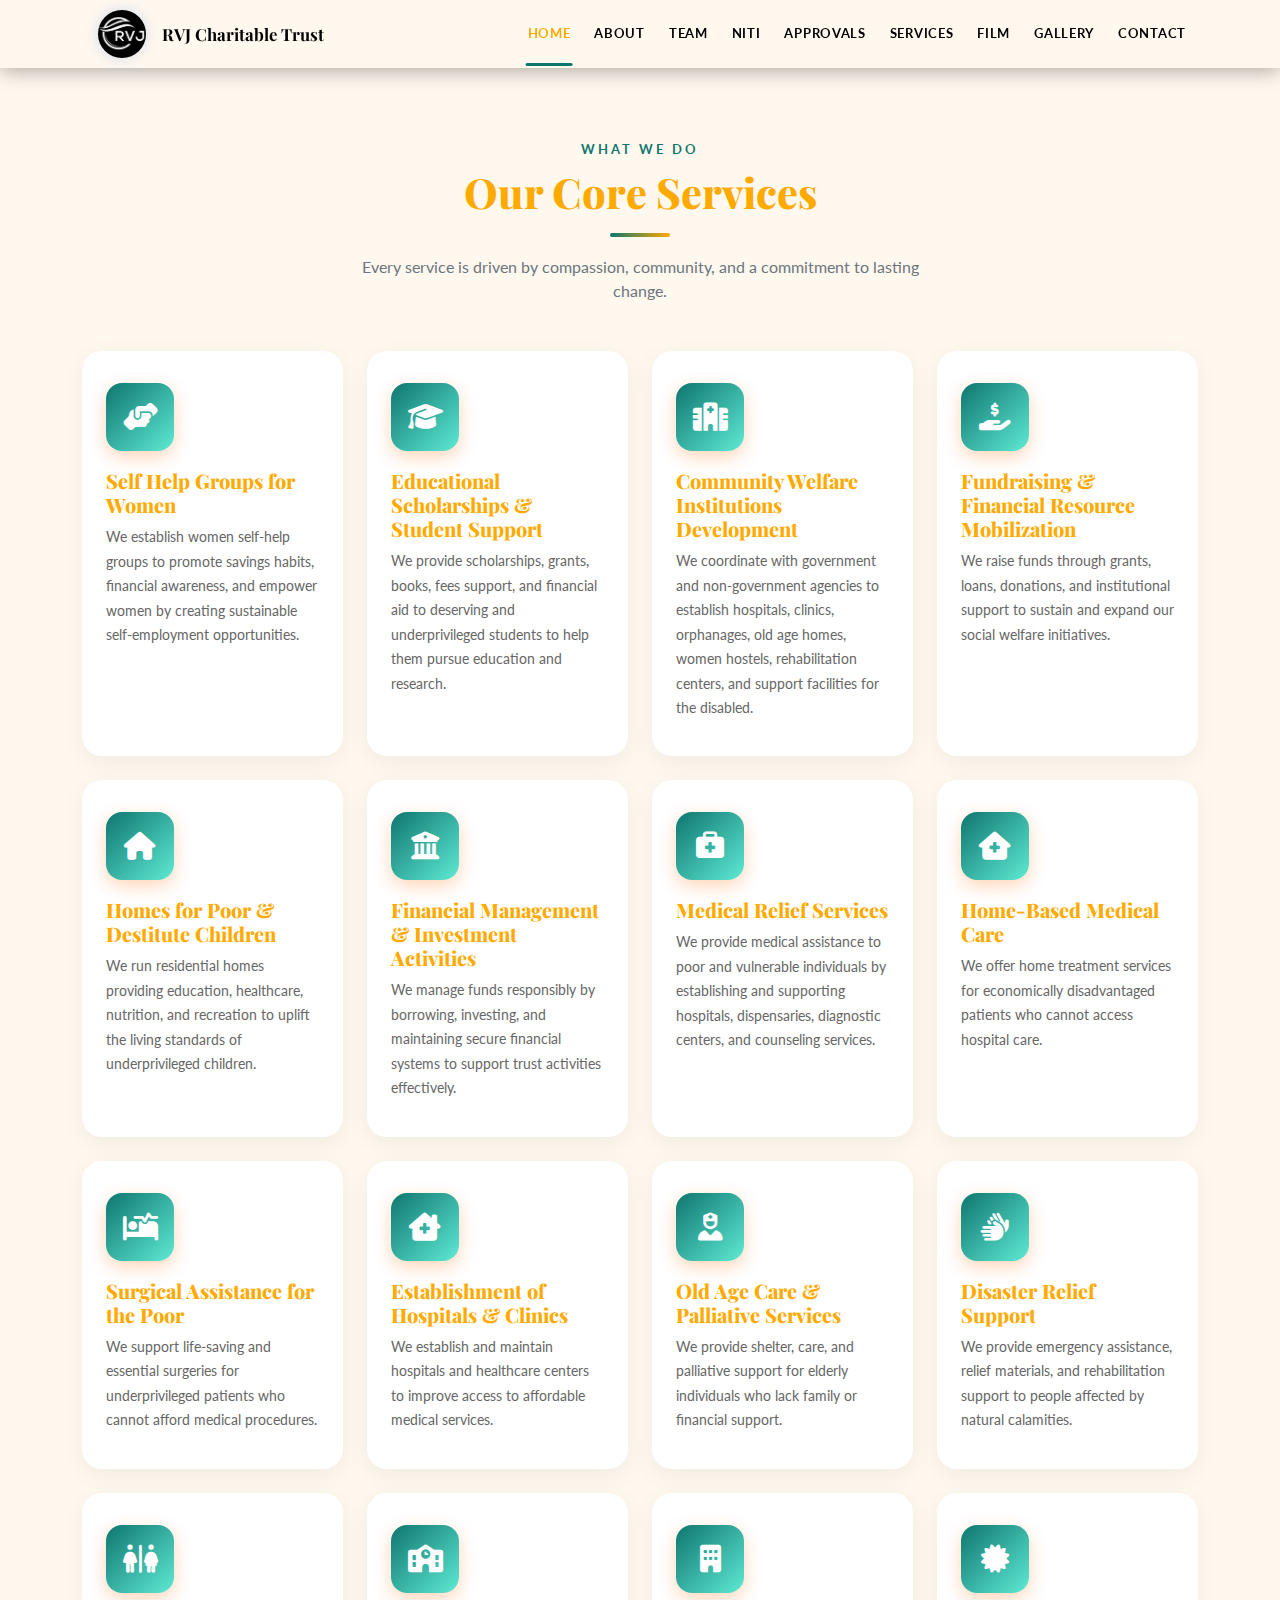
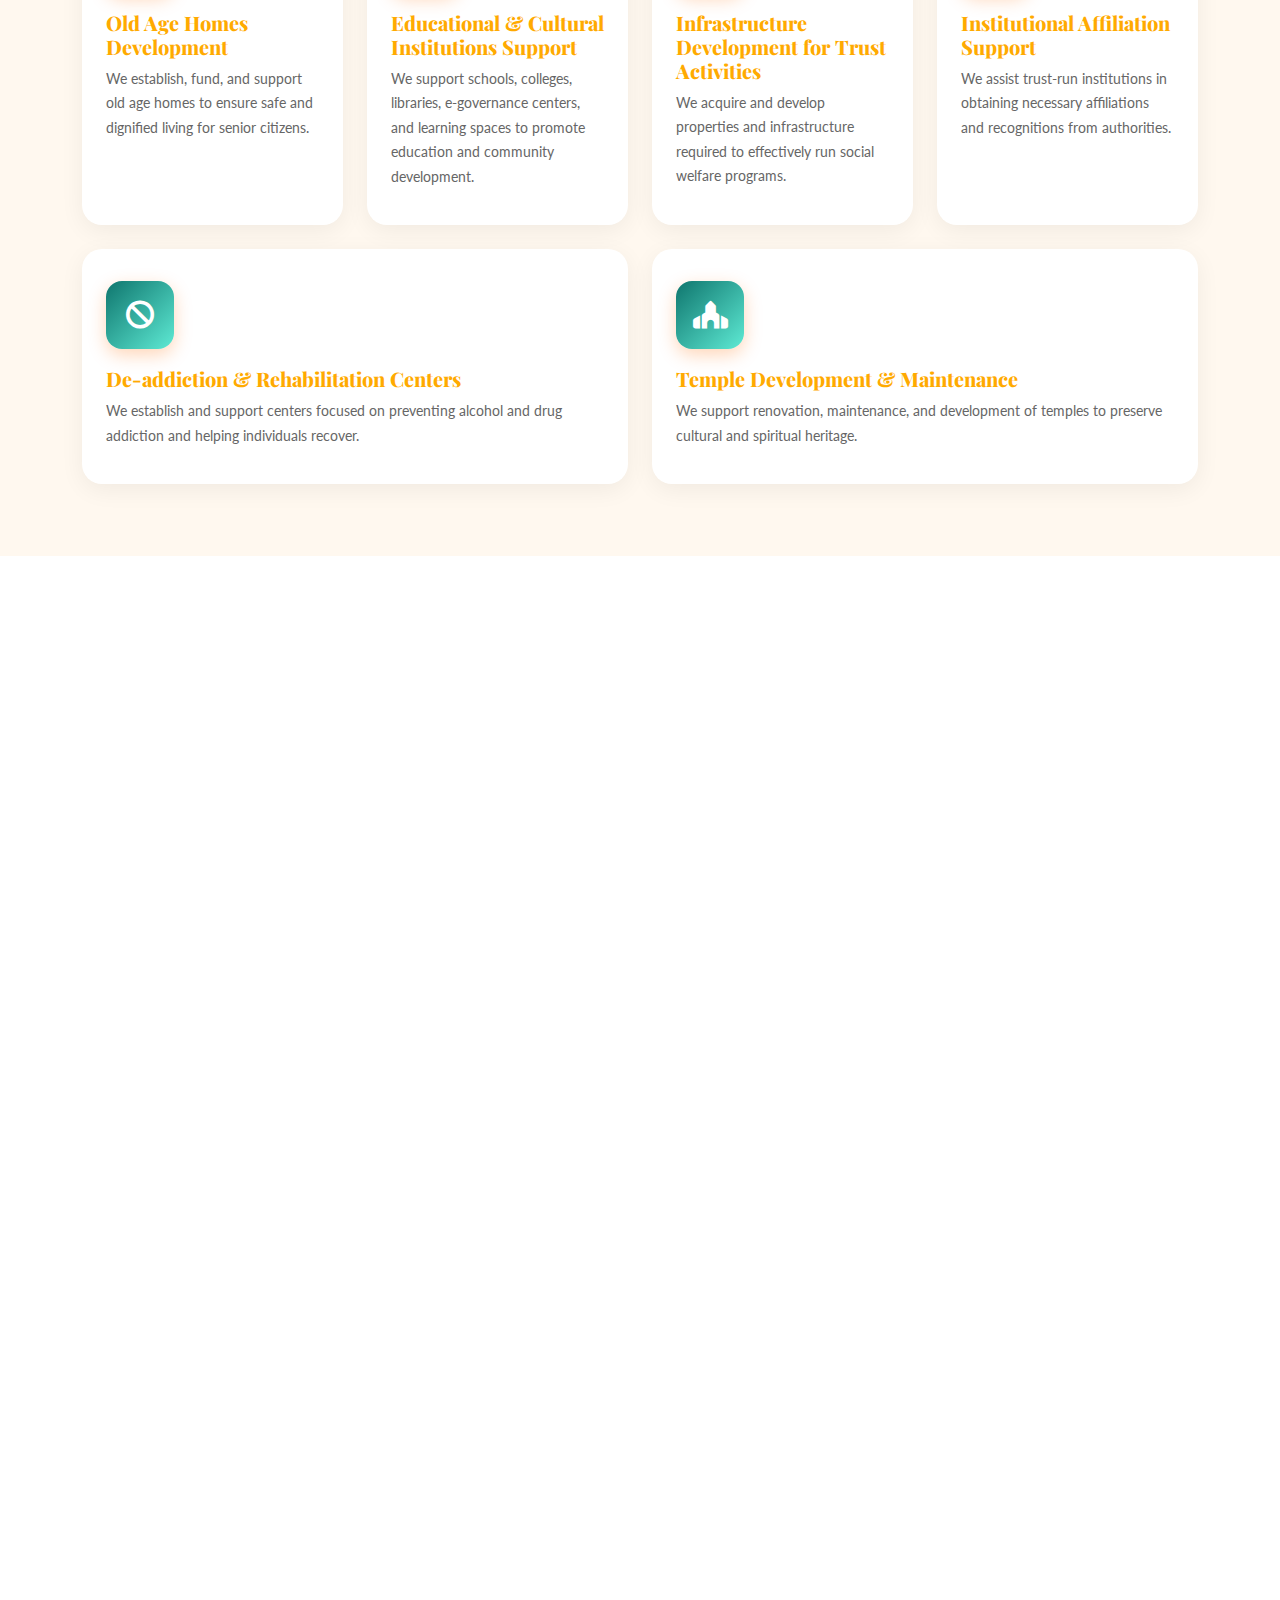
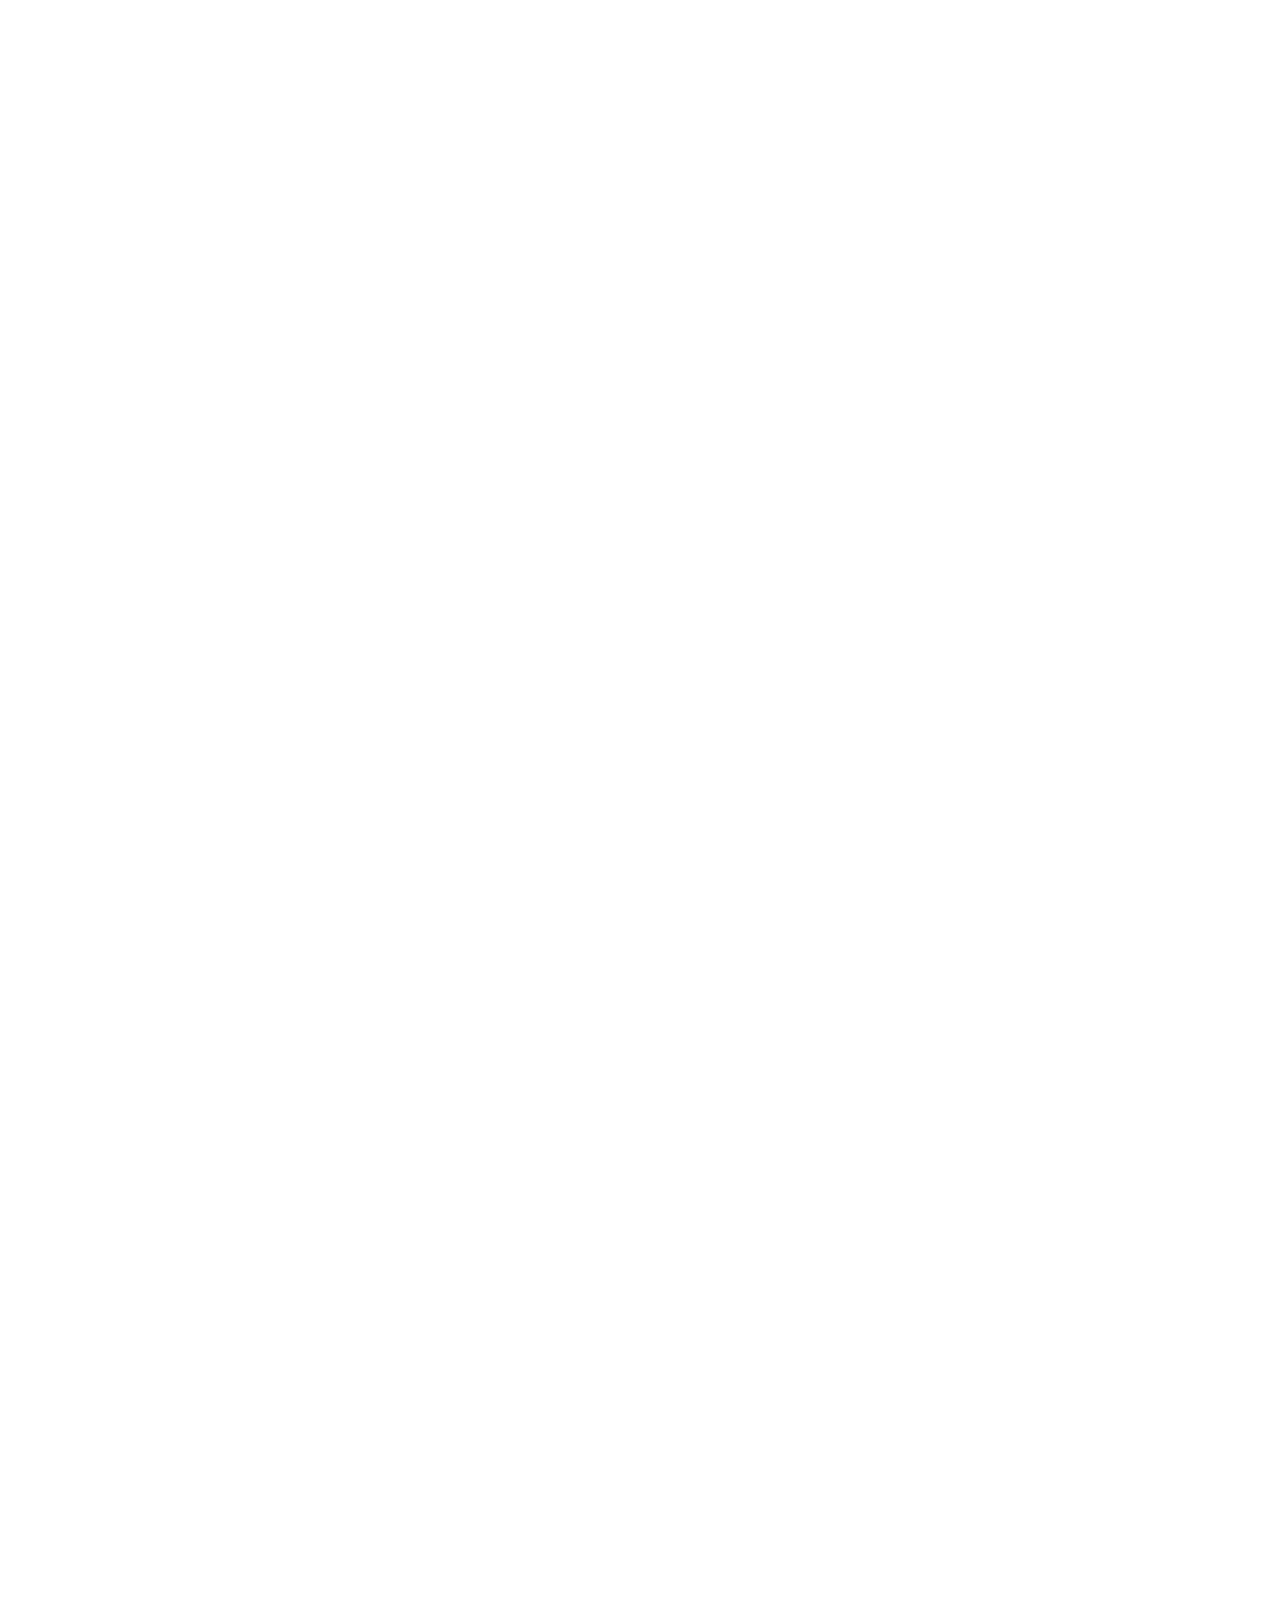
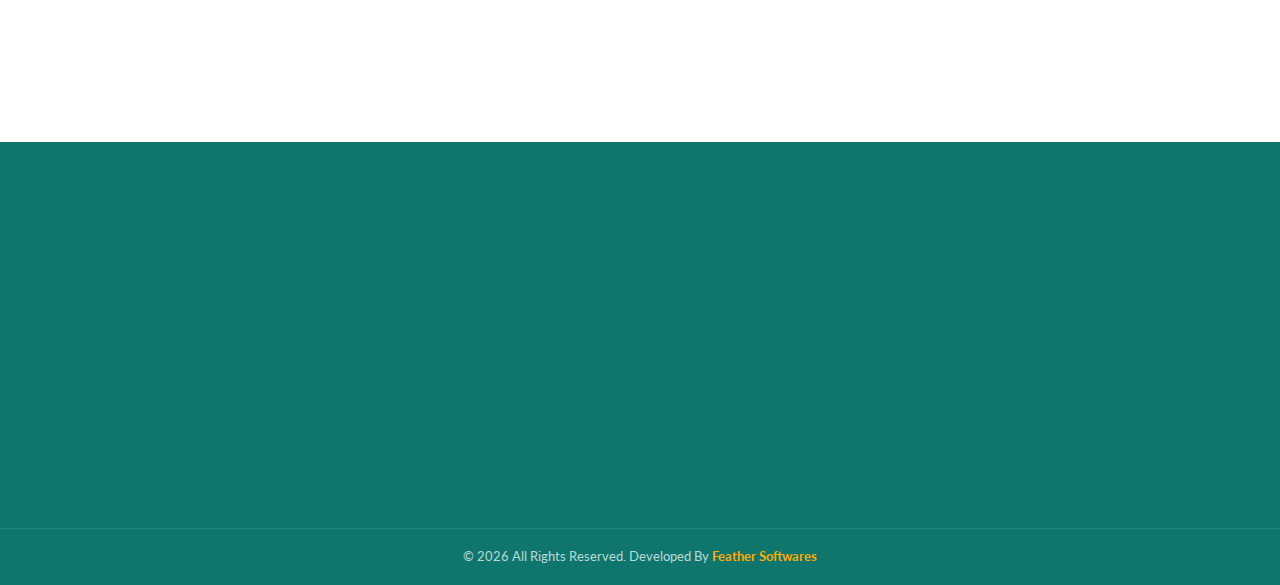
<file: try.html>
<!DOCTYPE html>
<html lang="en">

<head>
    <meta charset="UTF-8" />
    <meta name="viewport" content="width=device-width, initial-scale=1.0" />
    <title>RVJ Charitable Trust - Serving Humanity</title>
    <link href="images/logo_bg.jpeg" rel="icon">
    <link href="https://cdnjs.cloudflare.com/ajax/libs/bootstrap/5.3.2/css/bootstrap.min.css" rel="stylesheet" />
    <link href="https://cdnjs.cloudflare.com/ajax/libs/font-awesome/6.5.0/css/all.min.css" rel="stylesheet" />
    <link
        href="https://fonts.googleapis.com/css2?family=Playfair+Display:wght@400;600;700;900&family=Lato:wght@300;400;700&display=swap"
        rel="stylesheet" />
    <link href="css/style.css" rel="stylesheet">
    <link href="css/animate.css" rel="stylesheet">
</head>

<body>
    <!-- ══════════ NAVBAR ══════════ -->
    <nav class="navbar navbar-expand-lg fixed-top">
        <div class="container">
            <a class="navbar-brand d-flex align-items-center gap-3" href="#">
                <div class="brand-logo">
                    <img src="images/logo.png" alt="RVJ Charitable Trust" class="img-fluid">
                </div>
                <div>
                    <div class="brand-name d-none d-md-block text-black">RVJ Charitable Trust</div>
                </div>
            </a>
            <button class="navbar-toggler bg-black" type="button" data-bs-toggle="collapse" data-bs-target="#navMenu">
                <span class="navbar-toggler-icon"></span>
            </button>
            <div class="collapse navbar-collapse" id="navMenu">
                <ul class="navbar-nav ms-auto">
                    <li class="nav-item"><a class="nav-link active" href="#home">Home</a></li>
                    <li class="nav-item"><a class="nav-link" href="#about">About</a></li>
                    <li class="nav-item"><a class="nav-link" href="#team">Team</a></li>
                    <li class="nav-item"><a class="nav-link" href="#niti-certificate">NITI</a></li>
                    <li class="nav-item"><a class="nav-link" href="#nct-section">Approvals</a></li>
                    <li class="nav-item"><a class="nav-link" href="#services">Services</a></li>
                    <li class="nav-item"><a class="nav-link" href="#other-services">Film</a></li>
                    <li class="nav-item"><a class="nav-link" href="#gallery">Gallery</a></li>
                    <li class="nav-item"><a class="nav-link" href="#contact">Contact</a></li>
                </ul>
            </div>
        </div>
    </nav>

 

    


  

    <!-- ══════════ SERVICES ══════════ -->
    <section id="services" class="py-5 wow fadeInUp">
        <div class="container py-4">
            <div class="section-heading text-center mb-5 fade-in-up">
                <span class="section-pre d-block mb-2">What We Do</span>
                <h2 class="section-title">Our Core Services</h2>
                <div class="divider-line mt-3"></div>
                <p class="text-secondary mt-3 mx-auto" style="max-width:560px">Every service is driven by compassion,
                    community, and a commitment to lasting change.</p>
            </div>
            <div class="row g-4">
                <div class="col-md-6 col-lg-3 fade-in-up">
                    <div class="svc-card">
                        <div class="svc-icon"><i class="fas fa-hands-helping"></i></div>
                        <h5 class="mb-2">Self Help Groups for Women</h5>
                        <p>We establish women self-help groups to promote savings habits, financial awareness, and
                            empower women by creating sustainable self-employment opportunities.</p>
                    </div>
                </div>
                <div class="col-md-6 col-lg-3 fade-in-up">
                    <div class="svc-card">
                        <div class="svc-icon"><i class="fas fa-graduation-cap"></i></div>
                        <h5 class="mb-2">Educational Scholarships & Student Support</h5>
                        <p>We provide scholarships, grants, books, fees support, and financial aid to deserving and
                            underprivileged students to help them pursue education and research.</p>
                    </div>
                </div>
                <div class="col-md-6 col-lg-3 fade-in-up">
                    <div class="svc-card">
                        <div class="svc-icon"><i class="fas fa-hospital-alt"></i></div>
                        <h5 class="mb-2">Community Welfare Institutions Development</h5>
                        <p>We coordinate with government and non-government agencies to establish hospitals, clinics,
                            orphanages, old age homes, women hostels, rehabilitation centers, and support facilities for
                            the disabled.</p>
                    </div>
                </div>
                <div class="col-md-6 col-lg-3 fade-in-up">
                    <div class="svc-card">
                        <div class="svc-icon"><i class="fas fa-hand-holding-usd"></i></div>
                        <h5 class="mb-2">Fundraising & Financial Resource Mobilization</h5>
                        <p>We raise funds through grants, loans, donations, and institutional support to sustain and
                            expand our social welfare initiatives.</p>
                    </div>
                </div>
                <div class="col-md-6 col-lg-3 fade-in-up">
                    <div class="svc-card">
                        <div class="svc-icon"><i class="fas fa-home"></i></div>
                        <h5 class="mb-2">Homes for Poor & Destitute Children</h5>
                        <p>We run residential homes providing education, healthcare, nutrition, and recreation to uplift
                            the living standards of underprivileged children.</p>
                    </div>
                </div>
                <div class="col-md-6 col-lg-3 fade-in-up">
                    <div class="svc-card">
                        <div class="svc-icon"><i class="fas fa-university"></i></div>
                        <h5 class="mb-2">Financial Management & Investment Activities</h5>
                        <p>We manage funds responsibly by borrowing, investing, and maintaining secure financial systems
                            to support trust activities effectively.</p>
                    </div>
                </div>
                <div class="col-md-6 col-lg-3 fade-in-up">
                    <div class="svc-card">
                        <div class="svc-icon"><i class="fas fa-briefcase-medical"></i></div>
                        <h5 class="mb-2">Medical Relief Services</h5>
                        <p>We provide medical assistance to poor and vulnerable individuals by establishing and
                            supporting hospitals, dispensaries, diagnostic centers, and counseling services.</p>
                    </div>
                </div>
                <div class="col-md-6 col-lg-3 fade-in-up">
                    <div class="svc-card">
                        <div class="svc-icon"><i class="fas fa-house-medical"></i></div>
                        <h5 class="mb-2">Home-Based Medical Care</h5>
                        <p>We offer home treatment services for economically disadvantaged patients who cannot access
                            hospital care.</p>
                    </div>
                </div>
                <div class="col-md-6 col-lg-3 fade-in-up">
                    <div class="svc-card">
                        <div class="svc-icon"><i class="fas fa-procedures"></i></div>
                        <h5 class="mb-2">Surgical Assistance for the Poor</h5>
                        <p>We support life-saving and essential surgeries for underprivileged patients who cannot afford
                            medical procedures.</p>
                    </div>
                </div>
                <div class="col-md-6 col-lg-3 fade-in-up">
                    <div class="svc-card">
                        <div class="svc-icon"><i class="fas fa-clinic-medical"></i></div>
                        <h5 class="mb-2">Establishment of Hospitals & Clinics</h5>
                        <p>We establish and maintain hospitals and healthcare centers to improve access to affordable
                            medical services.</p>
                    </div>
                </div>
                <div class="col-md-6 col-lg-3 fade-in-up">
                    <div class="svc-card">
                        <div class="svc-icon"><i class="fas fa-user-nurse"></i></div>
                        <h5 class="mb-2">Old Age Care & Palliative Services</h5>
                        <p>We provide shelter, care, and palliative support for elderly individuals who lack family or
                            financial support.</p>
                    </div>
                </div>
                <div class="col-md-6 col-lg-3 fade-in-up">
                    <div class="svc-card">
                        <div class="svc-icon"><i class="fas fa-hands"></i></div>
                        <h5 class="mb-2">Disaster Relief Support</h5>
                        <p>We provide emergency assistance, relief materials, and rehabilitation support to people
                            affected by natural calamities.</p>
                    </div>
                </div>
                <div class="col-md-6 col-lg-3 fade-in-up">
                    <div class="svc-card">
                        <div class="svc-icon"><i class="fas fa-restroom"></i></div>
                        <h5 class="mb-2">Old Age Homes Development</h5>
                        <p>We establish, fund, and support old age homes to ensure safe and dignified living for senior
                            citizens.</p>
                    </div>
                </div>
                <div class="col-md-6 col-lg-3 fade-in-up">
                    <div class="svc-card">
                        <div class="svc-icon"><i class="fas fa-school"></i></div>
                        <h5 class="mb-2">Educational & Cultural Institutions Support</h5>
                        <p>We support schools, colleges, libraries, e-governance centers, and learning spaces to promote
                            education and community development.</p>
                    </div>
                </div>
                <div class="col-md-6 col-lg-3 fade-in-up">
                    <div class="svc-card">
                        <div class="svc-icon"><i class="fas fa-building"></i></div>
                        <h5 class="mb-2">Infrastructure Development for Trust Activities</h5>
                        <p>We acquire and develop properties and infrastructure required to effectively run social
                            welfare programs.</p>
                    </div>
                </div>
                <div class="col-md-6 col-lg-3 fade-in-up">
                    <div class="svc-card">
                        <div class="svc-icon"><i class="fas fa-certificate"></i></div>
                        <h5 class="mb-2">Institutional Affiliation Support</h5>
                        <p>We assist trust-run institutions in obtaining necessary affiliations and recognitions from
                            authorities.</p>
                    </div>
                </div>
                <div class="col-md-6 col-lg-6 fade-in-up">
                    <div class="svc-card">
                        <div class="svc-icon"><i class="fas fa-ban"></i></div>
                        <h5 class="mb-2">De-addiction & Rehabilitation Centers</h5>
                        <p>We establish and support centers focused on preventing alcohol and drug addiction and helping
                            individuals recover.</p>
                    </div>
                </div>
                <div class="col-md-6 col-lg-6 fade-in-up">
                    <div class="svc-card">
                        <div class="svc-icon"><i class="fas fa-place-of-worship"></i></div>
                        <h5 class="mb-2">Temple Development & Maintenance</h5>
                        <p>We support renovation, maintenance, and development of temples to preserve cultural and
                            spiritual heritage.</p>
                    </div>
                </div>





            </div>
        </div>
    </section>

    <!-- ══════════ SCHOLARSHIP ══════════ -->
    <section id="scholarship" class="py-5 wow fadeInUp">
        <div class="container py-4">
            <div class="section-heading text-center mb-5 fade-in-up">
                <span class="section-pre d-block mb-2">Education Support</span>
                <h2 class="section-title">Student Cash Gift Program</h2>
                <div class="divider-line mt-3"></div>
            </div>
            <div class="scholarship-box fade-in-up">
                <div class="row align-items-center">
                    <div class="col-lg-5 mb-4 mb-lg-0">
                        <h2 class="text-white fw-bold">Rewarding Academic Excellence 🎓</h2>
                        <p style="color:rgba(255,255,255,.75);" class="lh-lg mt-3">We honour students who excel in their
                            10th and 12th board examinations. Top 3 rank holders receive special cash gifts to support
                            their higher education journey.</p>
                        <p style="color:rgba(255,255,255,.75);" class="lh-lg">This covers students from government and
                            government-aided schools in our area, ensuring financial constraints never hold back a
                            bright mind.</p>
                        <div class="mt-3">
                            <span class="badge bg-warning text-dark fw-bold me-2 px-3 py-2 rounded-pill">10th
                                Standard</span>
                            <span class="badge bg-warning text-dark fw-bold px-3 py-2 rounded-pill">12th Standard</span>
                        </div>
                    </div>
                    <div class="col-lg-7">
                        <div class="row g-3">
                            <div class="col-4">
                                <div class="rank-card gold"><span class="rank-medal">🥇</span>
                                    <div class="rank-name">1st Rank</div>
                                    <!-- <span class="rank-amt">₹5,000</span> -->
                                    <!-- <div class="rank-lbl mt-1">Cash Gift</div> -->
                                </div>
                            </div>
                            <div class="col-4">
                                <div class="rank-card silver"><span class="rank-medal">🥈</span>
                                    <div class="rank-name">2nd Rank</div>
                                    <!-- <span class="rank-amt">₹3,000</span> -->
                                    <!-- <div class="rank-lbl mt-1">Cash Gift</div> -->
                                </div>
                            </div>
                            <div class="col-4">
                                <div class="rank-card bronze"><span class="rank-medal">🥉</span>
                                    <div class="rank-name">3rd Rank</div>
                                    <!-- <span class="rank-amt">₹2,000</span> -->
                                    <!-- <div class="rank-lbl mt-1">Cash Gift</div> -->
                                </div>
                            </div>
                        </div>
                    </div>
                </div>
            </div>
        </div>
    </section>

    <!-- ══════════ FILM MAKING ══════════ -->
    <section id="other-services" class="py-5 wow fadeInUp">
        <div class="container py-4">
            <div class="section-heading text-center mb-5 fade-in-up">
                <span class="section-pre d-block mb-2">Other Initiatives</span>
                <h2 class="section-title">Film Making for Social Awareness</h2>
                <div class="divider-line mt-3"></div>
            </div>
            <div class="row g-4 align-items-center fade-in-up">
                <div class="col-md-5">
                    <div class="rounded-4 overflow-hidden shadow-lg">
                        <div class="film-poster-box">
                            <i class="fas fa-film fa-5x" style="color:var(--accent);"></i>
                            <h4 class="text-white mt-3 fw-bold">RVJ Films</h4>
                            <p class="text-white-50 mb-0 small">Stories that Inspire, Change that Lasts</p>
                        </div>
                        <div class="p-4 bg-white">
                            <h4 class="fw-bold" style="color:var(--peach)">Social Impact Cinema</h4>
                            <p class="text-secondary small lh-lg mb-3">We produce short films, documentaries, and
                                awareness videos on education, poverty, women empowerment, environmental protection, and
                                community solidarity.</p>
                            <a href="#contact" class="btn-saffron"><i class="fas fa-video"></i> Collaborate With Us</a>
                        </div>
                    </div>
                </div>
                <div class="col-md-7">
                    <div class="row g-3">
                        <div class="col-6">
                            <div class="svc-card text-center p-4">
                                <div class="svc-icon mx-auto"><i class="fas fa-video"></i></div>
                                <h5 class="mb-1" style="font-size:.95rem">Short Films</h5>
                                <p style="font-size:.82rem">Powerful narratives on social issues</p>
                            </div>
                        </div>
                        <div class="col-6">
                            <div class="svc-card text-center p-4">
                                <div class="svc-icon mx-auto"><i class="fas fa-photo-video"></i></div>
                                <h5 class="mb-1" style="font-size:.95rem">Documentaries</h5>
                                <p style="font-size:.82rem">Real stories of real change-makers</p>
                            </div>
                        </div>
                        <div class="col-6">
                            <div class="svc-card text-center p-4">
                                <div class="svc-icon mx-auto"><i class="fas fa-bullhorn"></i></div>
                                <h5 class="mb-1" style="font-size:.95rem">Awareness Ads</h5>
                                <p style="font-size:.82rem">Community campaigns and PSAs</p>
                            </div>
                        </div>
                        <div class="col-6">
                            <div class="svc-card text-center p-4">
                                <div class="svc-icon mx-auto"><i class="fas fa-chalkboard-teacher"></i></div>
                                <h5 class="mb-1" style="font-size:.95rem">Educational Content</h5>
                                <p style="font-size:.82rem">Learning materials for schools</p>
                            </div>
                        </div>
                    </div>
                </div>
            </div>
        </div>
    </section>

   
    <!-- ══════════ CONTACT ══════════ -->
    <section id="contact" class="py-5 wow fadeInUp">
        <div class="container py-4">
            <div class="section-heading text-center mb-5">
                <span class="section-pre d-block mb-2">Get In Touch</span>
                <h2 class="section-title">Contact &amp; Donate</h2>
                <div class="divider-line mt-3"></div>
                <p class="text-secondary mt-3 mx-auto" style="max-width:520px">Reach out to volunteer, donate, or
                    collaborate. Together, we can do more.</p>
            </div>
            <div class="row g-4">
                <!-- Left: Contact Info -->
                <div class="col-lg-5">
                    <div class="contact-dark">
                        <h4 class="mb-4"><i class="fas fa-info-circle me-2"></i>Contact Information</h4>
                        <div class="c-item">
                            <div class="c-icon"><i class="fas fa-map-marker-alt"></i></div>
                            <div>
                                <h6>Address</h6>
                                <p>No.6 / Thanganila Complex, Lakshmipuram Main Road, Kulasekaranputhoor, Near by RTO
                                    Office, Ramapuram(P.O), K.K Dist - 629 302.</p>
                            </div>
                        </div>
                        <div class="c-item">
                            <div class="c-icon"><i class="fas fa-phone"></i></div>
                            <div>
                                <h6>Phone</h6>
                                <p>+91 8778047311 &nbsp;|&nbsp; +91 9566840115</p>
                            </div>
                        </div>
                        <div class="c-item">
                            <div class="c-icon"><i class="fas fa-envelope"></i></div>
                            <div>
                                <h6>Email</h6>
                                <p>rvjcharitabletrust2023@gmail.com</p>
                            </div>
                        </div>
                        <div class="c-item">
                            <div class="c-icon"><i class="fas fa-clock"></i></div>
                            <div>
                                <h6>Office Hours</h6>
                                <p>Mon–Sat: 9:00 AM – 6:00 PM</p>
                            </div>
                        </div>
                        <div class="social-row mt-2">
                            <a href="#" class="soc-btn"><i class="fab fa-facebook-f"></i></a>
                            <a href="#" class="soc-btn"><i class="fab fa-instagram"></i></a>
                            <a href="#" class="soc-btn"><i class="fab fa-youtube"></i></a>
                            <a href="https://api.whatsapp.com/send?phone=9566840115&text=Hi, This is RVJ"
                                class="soc-btn"><i class="fab fa-whatsapp"></i></a>
                            <a href="tel:+919566840115" class="soc-btn"><i class="fas fa-phone"></i> </a>
                        </div>
                    </div>
                </div>

                <!-- Right: Account Details -->
                <div class="col-lg-7">
                    <div class="acc-card">
                        <h4 class="mb-4"><i class="fas fa-university me-2" style="color:var(--primary)"></i>Donation
                            Account Details</h4>

                        <div class="bank-card mb-3">
                            <h5 class="mb-3"><i class="fas fa-piggy-bank me-2"></i>Bank Transfer</h5>
                            <div class="bank-row"><span class="bl">Account Name</span><span class="bv">RVJ Charitable
                                    Trust</span></div>
                            <div class="bank-row"><span class="bl">Account Number</span><span
                                    class="bv">21090200000665</span></div>
                            <div class="bank-row"><span class="bl">IFSC Code</span><span class="bv">FDRL0002109</span>
                            </div>
                            <div class="bank-row"><span class="bl">Bank Name</span><span class="bv">Federal Bank</span>
                            </div>
                            <div class="bank-row"><span class="bl">Branch</span><span class="bv">Ramapuram Branch</span>
                            </div>
                            <div class="bank-row"><span class="bl">Account Type</span><span class="bv">Current
                                    Account</span></div>
                        </div>

                        <!-- <div class="upi-badge">
                            <div class="ulbl mb-1">UPI / Google Pay / PhonePe</div>
                            <div class="uid mt-1">rvj@sbi</div>
                            <div class="gpay-row mt-3">
                                <button class="gpay-btn green"><i class="fas fa-mobile-alt"></i> PhonePe</button>
                                <button class="gpay-btn blue"><i class="fab fa-google-pay" style="font-size:1.1rem"></i>
                                    Google Pay</button>
                            </div>
                        </div> -->

                        <!-- <div class="qr-box mt-3">
                            <span class="qricon">📱</span>
                            <p>Scan QR Code to Donate via UPI — <strong>rvj@sbi</strong></p>
                        </div> -->

                        <div class="alert mt-3 mb-0 d-flex align-items-start gap-3 rounded-3"
                            style="background:#fff8ef;border:1.5px solid var(--accent);">
                            <i class="fas fa-info-circle mt-1"
                                style="color:var(--primary);font-size:18px;flex-shrink:0;"></i>
                            <div>
                                <strong style="color:var(--accent);">80G Tax Exemption Available</strong><br />
                                <span class="text-secondary small">All donations are eligible for 80G income tax
                                    deduction. Receipt will be issued within 48 hours of donation.</span>
                            </div>
                        </div>
                    </div>
                </div>
            </div>

            <!-- Google Map -->
            <div class="fade-in-up mt-5 rounded-4 overflow-hidden shadow" style="height:360px;">
                <iframe
                    src="https://www.google.com/maps/embed?pb=!1m18!1m12!1m3!1d3948.986271601297!2d77.47172757833896!3d8.204133820286456!2m3!1f0!2f0!3f0!3m2!1i1024!2i768!4f13.1!3m3!1m2!1s0x3b04f40166131d15%3A0x52202223afac081b!2sRamapuram%20Rd%2C%20Kulasekaran%20Puthoor%2C%20Tamil%20Nadu%20629302!5e0!3m2!1sen!2sin!4v1771490124294!5m2!1sen!2sin"
                    width="100%" height="360" style="border:0;" allowfullscreen="" loading="lazy">
                </iframe>
            </div>
        </div>
    </section>

    <!-- ══════════ FOOTER ══════════ -->
    <footer>
        <div class="container wow fadeInUp">
            <div class="row g-5">
                <div class="col-lg-4 col-md-6">
                    <div class="d-flex align-items-center gap-3 mb-3">
                        <div class="brand-logo">
                            <img src="images/logo.png" alt="Logo" class="img-fluid">
                        </div>
                        <div>
                            <div class="brand-name">RVJ Charitable Trust</div>
                            <div class="brand-tag">Serving Humanity</div>
                        </div>
                    </div>
                    <p style="font-size:.88rem;line-height:1.8;">We exist to serve, support, and uplift communities in
                        Tamil Nadu through food, education, cultural celebration, and social awareness — one act of
                        kindness at a time.</p>
                    <div class="social-row">
                        <a href="#" class="soc-btn"><i class="fab fa-facebook-f"></i></a>
                        <a href="#" class="soc-btn"><i class="fab fa-instagram"></i></a>
                        <a href="#" class="soc-btn"><i class="fab fa-youtube"></i></a>
                        <a href="https://api.whatsapp.com/send?phone=9566840115&text=Hi, This is RVJ" target="_blank"
                            class="soc-btn"><i class="fab fa-whatsapp"></i></a>
                        <a href="tel:+919566840115" class="soc-btn"><i class="fas fa-phone"></i> </a>
                    </div>
                </div>
                <div class="col-lg-2 col-md-6">
                    <h5>Quick Links</h5>
                    <a href="#home" class="f-link"><i class="fas fa-chevron-right"></i> Home</a>
                    <a href="#about" class="f-link"><i class="fas fa-chevron-right"></i> About Us</a>
                    <a href="#team" class="f-link"><i class="fas fa-chevron-right"></i> Our Team</a>
                    <a href="#services" class="f-link"><i class="fas fa-chevron-right"></i> Services</a>
                    <a href="#gallery" class="f-link"><i class="fas fa-chevron-right"></i> Gallery</a>
                    <a href="#contact" class="f-link"><i class="fas fa-chevron-right"></i> Contact</a>
                </div>
                <div class="col-lg-3 col-md-6">
                    <h5>Our Services</h5>
                    <a href="#services" class="f-link"><i class="fas fa-chevron-right"></i> School Maintenance</a>
                    <a href="#services" class="f-link"><i class="fas fa-chevron-right"></i> Food Donation</a>
                    <a href="#services" class="f-link"><i class="fas fa-chevron-right"></i> Temple Food</a>
                    <a href="#services" class="f-link"><i class="fas fa-chevron-right"></i> Dress Donation</a>
                    <a href="#services" class="f-link"><i class="fas fa-chevron-right"></i> Student Gifts</a>
                    <a href="#other-services" class="f-link"><i class="fas fa-chevron-right"></i> Film Making</a>
                    <a href="#niti-certificate" class="f-link"><i class="fas fa-chevron-right"></i> NITI Certificate</a>
                </div>
                <div class="col-lg-3 col-md-6">
                    <h5>Contact &amp; Donate</h5>
                    <p style="font-size:.88rem;"><i class="fas fa-map-marker-alt me-2"
                            style="color:var(--accent)"></i>No.6 / Thanganila Complex, Lakshmipuram Main Road,
                        Kulasekaranputhoor, Near by RTO Office, Ramapuram(P.O), K.K Dist - 629 302.</p>
                    <p style="font-size:.88rem;"><i class="fas fa-phone me-2" style="color:var(--accent)"></i>+91
                        9566840115</p>
                    <p style="font-size:.88rem;"><i class="fas fa-envelope me-2"
                            style="color:var(--accent)"></i>rvjcharitabletrust2023@gmail.com</p>
                    <p style="font-size:.88rem;" class="mt-2"><i class="fas fa-university me-2"
                            style="color:var(--accent)"></i><strong style="color:#fff"> A/C:</strong> 21090200000665
                    </p>
                </div>
            </div>
        </div>
        <div class="footer-bottom">
            <div class="container">
                <div class="row align-items-center text-center text-md-start">
                    <div class="col-md-12 text-center">
                        <p style="font-size:.82rem;margin:0;">© 2026 All Rights Reserved. Developed By <a
                                href="https://feathersoftwares.com/" target="_blank"
                                class="text-decoration-none fw-bold" style="color:var(--accent)">Feather Softwares</a>
                        </p>
                    </div>

                </div>
            </div>
        </div>
    </footer>



    <!-- ══════════ SCRIPTS ══════════ -->
    <script src="https://cdnjs.cloudflare.com/ajax/libs/jquery/3.7.1/jquery.min.js"></script>
    <script src="https://cdnjs.cloudflare.com/ajax/libs/bootstrap/5.3.2/js/bootstrap.bundle.min.js"></script>
    <script>
        const navbar = document.querySelector('.navbar.fixed-top');
        document.body.style.paddingTop = navbar.offsetHeight + 'px';
    </script>
    <script src="js/script.js"></script>
    <script src="js/wow.min.js"></script>
    <script>
        new WOW().init();
    </script>
</body>

</html>
</file>
<file: css/style.css>
:root {
    --primary: #0F766E;
    --secondary: #5EEAD4;
    --accent: #ffaa00;
    --peach: #FFE7D9;
    --cream: #FFF8EF;
}

html {
    scroll-behavior: smooth;
    overflow-x: hidden;
}

body {
    font-family: 'Lato', sans-serif;
    color: #333;
    overflow-x: hidden;
}

h1,
h2,
h3,
h4,
h5,
h6 {
    font-family: 'Playfair Display', serif;
}

/* ── BUTTONS ── */
.btn-saffron {
    background: var(--accent);
    color: #fff;
    border: none;
    border-radius: 50px;
    padding: 11px 28px;
    font-weight: 700;
    font-size: .88rem;
    transition: all .3s;
    text-decoration: none;
    display: inline-flex;
    align-items: center;
    gap: 7px;
}

.btn-saffron:hover {
    transform: translateY(-2px);
    box-shadow: 0 8px 22px rgba(255, 107, 0, .38);
    color: #fff;
}

.btn-white-outline {
    color: #fff;
    border: 2px solid rgba(255, 255, 255, .55);
    border-radius: 50px;
    padding: 11px 26px;
    font-weight: 700;
    font-size: .88rem;
    transition: all .3s;
    text-decoration: none;
    display: inline-flex;
    align-items: center;
    gap: 7px;
    background: transparent;
}

.btn-white-outline:hover {
    background: rgba(255, 255, 255, .12);
    border-color: #fff;
    color: #fff;
}

/* ── NAVBAR ── */
.navbar {
    background: var(--cream) !important;
    padding: 0;
    box-shadow: 0 2px 20px rgba(0, 0, 0, .35);
}

.navbar-brand {
    padding: 10px 16px;
    gap: 12px;
}

.brand-logo {
    width: 48px;
    height: 48px;
    background: black;
    border-radius: 50%;
    display: flex;
    align-items: center;
    justify-content: center;
    font-size: 22px;
    color: #fff;
    box-shadow: 0 0 14px rgba(152, 182, 236, 0.45);
    flex-shrink: 0;
}

.brand-name {
    font-family: 'Playfair Display', serif;
    font-size: 1.05rem;
    font-weight: 700;
    color: #fff;
    line-height: 1.2;
}

.brand-tag {
    font-size: .7rem;
    color: var(--accent);
    letter-spacing: 1px;
    text-transform: uppercase;
}

.navbar-nav .nav-link {
    color: black !important;
    font-size: .82rem;
    font-weight: 700;
    text-transform: uppercase;
    letter-spacing: .7px;
    padding: 22px 12px !important;
    transition: color .3s;
    position: relative;
}

.navbar-nav .nav-link::after {
    content: '';
    position: absolute;
    bottom: 0;
    left: 50%;
    transform: translateX(-50%);
    width: 0;
    height: 3px;
    background: var(--primary);
    transition: width .3s;
    border-radius: 2px;
}

.navbar-nav .nav-link:hover,
.navbar-nav .nav-link.active {
    color: var(--accent) !important;
}

.navbar-nav .nav-link:hover::after,
.navbar-nav .nav-link.active::after {
    width: 70%;
}

.navbar-toggler {
    border: 1px solid rgba(255, 255, 255, .3);
    padding: 7px 11px;
}

.navbar-toggler-icon {
    filter: invert(1);
}

/* Mobile navbar fade-in */
.navbar-collapse {
    transition: all .4s ease;
}

.navbar-collapse.collapsing {
    opacity: 0;
    transform: translateY(-10px);
}

.navbar-collapse.show {
    opacity: 1;
    transform: translateY(0);
}

/* ── CAROUSEL ── */
#homeCarousel {
    background: var(--peach);
}

#homeCarousel .carousel-item {
    height: 88vh;
    min-height: 520px;
}

.slide-inner {
    height: 88vh;
    min-height: 520px;
    display: flex;
    align-items: center;
    position: relative;
}

.slide-inner::before {
    content: '';
    position: absolute;
    inset: 0;
    background: linear-gradient(90deg, rgba(6, 72, 92, 0.95) 50%, rgba(94, 234, 212, 0.4) 100%);
    z-index: 1;
}

.slide-bg {
    position: absolute;
    inset: 0;
    background-size: cover;
    background-position: center;
    transition: transform 6s ease;
}

.carousel-item.active .slide-bg {
    transform: scale(1.05);
}

/* Slide BGs using picsum placeholders */
.bg-slide1 {
    background-image: url('../images/car-1.jpg');
}

.bg-slide2 {
    background-image: url('../images/car-2.jpg');
}

.bg-slide3 {
    background-image: url('../images/car-3.png');
}

.carousel-content {
    position: relative;
    z-index: 2;
}

.badge-pill {
    background: var(--primary);
    color: #fff;
    padding: 6px 18px;
    border-radius: 30px;
    font-size: .72rem;
    font-weight: 700;
    letter-spacing: 2px;
    text-transform: uppercase;
    display: inline-block;
    margin-bottom: 14px;
}

.carousel-content h1 {
    font-size: clamp(2rem, 4.5vw, 3.6rem);
    font-weight: 900;
    color: #fff;
    line-height: 1.15;
    text-shadow: 0 2px 18px rgba(0, 0, 0, .4);
}

.carousel-content h1 span {
    color: var(--accent);
}

.carousel-content p {
    font-size: 1rem;
    color: var(--cream);
    line-height: 1.7;
}

/* Right side illustration boxes */
.slide-visual {
    position: relative;
    z-index: 2;
    display: flex;
    flex-direction: column;
    align-items: center;
    gap: 16px;
}

.visual-main {
    width: 300px;
    height: 220px;
    border-radius: 20px;
    overflow: hidden;
    border: 4px solid rgba(255, 193, 7, .5);
    box-shadow: 0 20px 50px rgba(0, 0, 0, .5);
    background: rgba(255, 255, 255, .08);
    display: flex;
    align-items: center;
    justify-content: center;
    font-size: 80px;
}

.visual-badges {
    display: flex;
    gap: 12px;
}

.visual-badge {
    background: rgba(255, 255, 255, .1);
    backdrop-filter: blur(8px);
    border: 1px solid rgba(255, 255, 255, .2);
    border-radius: 12px;
    padding: 12px 18px;
    text-align: center;
    color: #fff;
}

.visual-badge .vnum {
    font-family: 'Playfair Display', serif;
    font-size: 1.6rem;
    font-weight: 900;
    color: var(--accent);
    display: block;
    line-height: 1;
}

.visual-badge .vlbl {
    font-size: .68rem;
    text-transform: uppercase;
    letter-spacing: 1px;
    opacity: .8;
}

.carousel-indicators button {
    width: 10px;
    height: 10px;
    border-radius: 50%;
    border: none;
    background: rgba(15, 118, 110, .4);
    transition: all .3s;
}

.carousel-indicators button.active {
    background: var(--accent);
    transform: scale(1.3);
}

/* Stats Strip */
.stats-strip {
    background: linear-gradient(90deg, var(--primary), var(--secondary));
}

.stat-item {
    border-right: 1px solid rgba(255, 255, 255, .25);
}

.stat-item:last-child {
    border-right: none;
}

.stat-num {
    font-family: 'Playfair Display', serif;
    font-size: 2rem;
    font-weight: 900;
    color: #fff;
    line-height: 1;
}

.stat-lbl {
    font-size: .72rem;
    text-transform: uppercase;
    letter-spacing: 1px;
    color: rgba(255, 255, 255, .88);
}

/* ── SECTION HELPERS ── */
.section-pre {
    color: var(--primary);
    font-size: .8rem;
    font-weight: 700;
    letter-spacing: 3px;
    text-transform: uppercase;
}

.section-title {
    font-size: clamp(1.7rem, 3.5vw, 2.6rem);
    font-weight: 800;
    color: var(--accent);
}

.divider-line {
    width: 60px;
    height: 4px;
    background: linear-gradient(90deg, var(--primary), var(--accent));
    border-radius: 2px;
    margin: 0 auto 18px;
}

/* ── ABOUT ── */
#about {
    background: var(--cream);
}

.about-img-wrap {
    position: relative;
}

.feature-item {
    gap: 14px;
}

.feat-icon {
    width: 44px;
    height: 44px;
    border-radius: 10px;
    background: linear-gradient(135deg, var(--primary), var(--secondary));
    display: flex;
    align-items: center;
    justify-content: center;
    color: #fff;
    flex-shrink: 0;
    font-size: 16px;
}

/* ── TEAM ── */
#team {
    background: #fff;
}

.team-card {
    border-radius: 20px;
    overflow: hidden;
    box-shadow: 0 8px 30px rgba(0, 0, 0, .07);
    border: 1px solid rgba(0, 0, 0, .06);
    transition: transform .3s, box-shadow .3s;
    background: #fff;
}

.team-card:hover {
    transform: translateY(-8px);
    box-shadow: 0 20px 50px rgba(255, 107, 0, .15);
}

.team-avatar {
    width: 100px;
    height: 100px;
    border-radius: 50%;
    background: linear-gradient(135deg, var(--primary), var(--accent));
    display: flex;
    align-items: center;
    justify-content: center;
    font-size: 42px;
    color: #fff;
    margin: 28px auto 16px;
    border: 4px solid var(--cream);
    box-shadow: 0 8px 20px rgba(255, 107, 0, .28);
}

.team-role {
    background: linear-gradient(90deg, var(--primary), var(--accent));
    -webkit-background-clip: text;
    -webkit-text-fill-color: transparent;
    background-clip: text;
    font-weight: 700;
    font-size: .78rem;
    text-transform: uppercase;
    letter-spacing: 1px;
}

/* ── NITI ── */
#niti-certificate {
    position: relative;
    overflow: hidden;
}

/* ── Certificate Image Frame ── */
.cert-img-wrapper {
    position: relative;
    z-index: 1;
}

.cert-img-frame {
    border-radius: 16px;
    overflow: hidden;
    border: 3px solid rgba(255, 193, 7, 0.5);
    box-shadow:
        0 0 0 8px rgba(255, 193, 7, 0.08),
        0 30px 70px rgba(0, 0, 0, 0.5),
        0 8px 20px rgba(255, 107, 0, 0.2);
    position: relative;
    background: #fff;
    transition: transform .4s ease, box-shadow .4s ease;
}

.cert-img-frame:hover {
    transform: translateY(-6px) scale(1.01);
    box-shadow:
        0 0 0 8px rgba(255, 193, 7, 0.15),
        0 40px 80px rgba(0, 0, 0, 0.55),
        0 12px 28px rgba(255, 107, 0, 0.3);
}

.cert-img-frame img {
    width: 100%;
    display: block;
    border-radius: 13px;
}

/* Glow badge below image */
.cert-verified-badge {
    display: inline-flex;
    align-items: center;
    gap: 8px;
    background: rgba(255, 193, 7, 0.12);
    border: 1.5px solid rgba(255, 193, 7, 0.4);
    border-radius: 50px;
    padding: 8px 20px;
    color: var(--accent);
    font-size: .8rem;
    font-weight: 700;
    letter-spacing: .5px;
    margin-top: 18px;
}

/* ── Right Content ── */
.cert-content {
    position: relative;
    z-index: 1;
}

.cert-content h2 {
    font-size: clamp(1.8rem, 3.5vw, 2.5rem);
    font-weight: 900;
    color: #fff;
    line-height: 1.2;
}

.cert-content h2 span {
    color: var(--accent);
}

.cert-content p {
    color: rgba(255, 255, 255, .75);
    line-height: 1.8;
    font-size: .97rem;
}

/* Info pills row */
.cert-info-pill {
    display: flex;
    align-items: center;
    gap: 14px;
    background: rgba(255, 255, 255, .06);
    border: 1px solid rgba(255, 255, 255, .1);
    border-radius: 14px;
    padding: 14px 18px;
    transition: background .3s;
}

.cert-info-pill:hover {
    background: rgba(255, 255, 255, .1);
}

.cert-info-pill .pill-icon {
    width: 42px;
    height: 42px;
    border-radius: 10px;
    background: linear-gradient(135deg, var(--primary), var(--accent));
    display: flex;
    align-items: center;
    justify-content: center;
    color: #fff;
    font-size: 17px;
    flex-shrink: 0;
}

.cert-info-pill .pill-label {
    color: black;
    font-size: .7rem;
    text-transform: uppercase;
    letter-spacing: 1px;
    display: block;
}

.cert-info-pill .pill-value {
    color: var(--accent);
    font-weight: 700;
    font-size: .92rem;
}

/* Highlight strip */
.niti-highlight {
    background: linear-gradient(135deg, var(--primary), var(--secondary));
    border-radius: 14px;
    padding: 18px 22px;
    display: flex;
    align-items: center;
    gap: 14px;
}

.niti-highlight .hi-icon {
    font-size: 2rem;
    flex-shrink: 0;
}

.niti-highlight .hi-text {
    color: #fff;
    font-size: .88rem;
    line-height: 1.6;
}

.niti-highlight .hi-text strong {
    font-size: .95rem;
}

/* ── SERVICES ── */
#services {
    background: var(--cream);
}

.svc-card {
    border-radius: 20px;
    padding: 32px 24px;
    height: 100%;
    background: #fff;
    box-shadow: 0 6px 24px rgba(0, 0, 0, .06);
    transition: all .35s;
    position: relative;
    overflow: hidden;
    border-bottom: 4px solid transparent;
}

.svc-card::before {
    content: '';
    position: absolute;
    inset: 0;
    background: linear-gradient(135deg, var(--primary), var(--accent));
    height: 0;
    transition: height .35s;
    z-index: 0;
}

.svc-card:hover::before {
    height: 100%;
}

.svc-card:hover {
    transform: translateY(-8px);
    box-shadow: 0 20px 48px rgba(255, 107, 0, .22);
}

.svc-card>* {
    position: relative;
    z-index: 1;
}

.svc-icon {
    width: 68px;
    height: 68px;
    border-radius: 16px;
    background: linear-gradient(135deg, var(--primary), var(--secondary));
    display: flex;
    align-items: center;
    justify-content: center;
    font-size: 28px;
    color: #fff;
    margin-bottom: 18px;
    box-shadow: 0 6px 18px rgba(255, 107, 0, .28);
    transition: all .35s;
}

.svc-card:hover .svc-icon {
    background: rgba(255, 255, 255, .22);
    box-shadow: none;
}

.svc-card h5 {
    font-weight: 800;
    color: var(--accent);
    transition: color .35s;
}

.svc-card p {
    color: #666;
    font-size: .9rem;
    line-height: 1.7;
    transition: color .35s;
    margin: 0;
}

.svc-card:hover h5,
.svc-card:hover p {
    color: #fff;
}

/* ── SCHOLARSHIP ── */
#scholarship {
    background: #fff;
}

.scholarship-box {
    background: linear-gradient(135deg, var(--primary) 0%, #0F3460 100%);
    border-radius: 24px;
    padding: 50px 40px;
    position: relative;
    overflow: hidden;
}

.scholarship-box::before {
    content: '🎓';
    font-size: 180px;
    position: absolute;
    right: -10px;
    top: -10px;
    opacity: .07;
    pointer-events: none;
}

.rank-card {
    background: rgba(255, 255, 255, .09);
    backdrop-filter: blur(10px);
    border: 1px solid rgba(255, 255, 255, .15);
    border-radius: 16px;
    padding: 28px 16px;
    text-align: center;
    transition: all .3s;
}

.rank-card:hover {
    background: rgba(255, 255, 255, .16);
    transform: translateY(-5px);
}

.rank-card.gold {
    border-color: var(--accent);
}

.rank-card.silver {
    border-color: #C0C0C0;
}

.rank-card.bronze {
    border-color: #CD7F32;
}

.rank-medal {
    font-size: 2.6rem;
    display: block;
    margin-bottom: 8px;
}

.rank-amt {
    font-family: 'Playfair Display', serif;
    font-size: 1.7rem;
    font-weight: 900;
    color: #fff;
    display: block;
}

.rank-name {
    color: #fff;
    font-weight: 700;
    font-size: .9rem;
}

.rank-lbl {
    color: rgba(255, 255, 255, .6);
    font-size: .72rem;
    text-transform: uppercase;
    letter-spacing: 1px;
}

/* ── FILM MAKING ── */
#other-services {
    background: var(--cream);
}

.film-poster-box {
    background: linear-gradient(135deg, #1A1A2E, #0F3460);
    border-radius: 20px 20px 0 0;
    padding: 44px 24px;
    text-align: center;
    color: #fff;
}

/* ══════════════════════════════
           GALLERY GRID
        ══════════════════════════════ */
#gallery {
    background: #fff;
}

.gallery-grid {
    display: grid;
    /* 3 equal columns */
    grid-template-columns: repeat(3, 1fr);
    /* All rows same height */
    grid-auto-rows: 220px;
    gap: 12px;
}

/* Every card is the SAME size — no spanning */
.gallery-item {
    border-radius: 14px;
    overflow: hidden;
    position: relative;
    cursor: pointer;
    background: #111;
}

/* The image fills the card fully */
.gallery-item img {
    width: 100%;
    height: 100%;
    object-fit: cover;
    /* crop to fill, no distortion */
    object-position: center;
    display: block;
    transition: transform .45s ease;
}

/* Hover zoom */
.gallery-item:hover img {
    transform: scale(1.08);
}

/* Overlay on hover */
.g-overlay {
    position: absolute;
    inset: 0;
    background: rgba(255, 107, 0, .78);
    display: flex;
    flex-direction: column;
    align-items: center;
    justify-content: center;
    opacity: 0;
    transition: opacity .32s ease;
    color: #fff;
    gap: 8px;
}

.gallery-item:hover .g-overlay {
    opacity: 1;
}

.g-overlay i {
    font-size: 28px;
}

.g-overlay p {
    font-weight: 700;
    font-size: .88rem;
    margin: 0;
    text-align: center;
    padding: 0 12px;
}

/* Caption bar at bottom (always visible, subtle) */
.g-caption {
    position: absolute;
    bottom: 0;
    left: 0;
    right: 0;
    background: linear-gradient(transparent, rgba(0, 0, 0, .72));
    color: #fff;
    padding: 28px 14px 12px;
    font-size: .8rem;
    font-weight: 700;
    letter-spacing: .3px;
    transition: opacity .3s;
}

.gallery-item:hover .g-caption {
    opacity: 0;
}

/* ══════════════════════════════
           LIGHTBOX
        ══════════════════════════════ */
#lightbox {
    display: none;
    position: fixed;
    inset: 0;
    z-index: 9999;
    background: rgba(0, 0, 0, .93);
    align-items: center;
    justify-content: center;
    padding: 20px;
}

#lightbox.open {
    display: flex;
}

.lb-content {
    position: relative;
    max-width: 820px;
    width: 100%;
}

/* Actual image inside lightbox */
.lb-img-wrap {
    border-radius: 16px;
    overflow: hidden;
    box-shadow: 0 30px 80px rgba(0, 0, 0, .7);
    background: #000;
    line-height: 0;
}

.lb-img-wrap img {
    width: 100%;
    max-height: 75vh;
    object-fit: contain;
    /* show full image, no crop */
    display: block;
    border-radius: 16px;
}

/* Caption */
.lb-caption {
    color: #fff;
    text-align: center;
    padding: 14px 10px 0;
    font-weight: 700;
    font-size: 1rem;
}

.lb-caption span {
    opacity: .55;
    font-size: .82rem;
    margin-left: 10px;
    font-weight: 400;
}

/* Close button */
.lb-close {
    position: absolute;
    top: -18px;
    right: -18px;
    width: 46px;
    height: 46px;
    border-radius: 50%;
    background: var(--primary);
    color: #fff;
    border: none;
    font-size: 18px;
    display: flex;
    align-items: center;
    justify-content: center;
    cursor: pointer;
    z-index: 10;
    box-shadow: 0 4px 16px rgba(0, 0, 0, .5);
    transition: transform .22s;
}

.lb-close:hover {
    transform: rotate(90deg) scale(1.1);
}

/* Prev / Next */
.lb-nav {
    position: absolute;
    top: 50%;
    transform: translateY(-60%);
    background: rgba(255, 255, 255, .12);
    border: none;
    color: #fff;
    width: 48px;
    height: 48px;
    border-radius: 50%;
    font-size: 18px;
    display: flex;
    align-items: center;
    justify-content: center;
    cursor: pointer;
    transition: background .22s;
    backdrop-filter: blur(6px);
    z-index: 10;
}

.lb-nav:hover {
    background: var(--primary);
}

.lb-prev {
    left: -64px;
}

.lb-next {
    right: -64px;
}

/* Responsive nav buttons */
@media (max-width: 768px) {
    .gallery-grid {
        grid-template-columns: repeat(2, 1fr);
        grid-auto-rows: 180px;
    }

    .lb-prev {
        left: 6px;
    }

    .lb-next {
        right: 6px;
    }

    .lb-prev,
    .lb-next {
        width: 38px;
        height: 38px;
        font-size: 14px;
    }
}

@media (max-width: 480px) {
    .gallery-grid {
        grid-template-columns: repeat(2, 1fr);
        grid-auto-rows: 150px;
    }
}

/* Loading spinner inside lightbox while image loads */
.lb-spinner {
    position: absolute;
    inset: 0;
    display: flex;
    align-items: center;
    justify-content: center;
    color: var(--gold);
    font-size: 2rem;
}

/* ── CONTACT ── */
#contact {
    background: var(--cream);
}

.contact-dark {
    background: linear-gradient(135deg, #0F3460 0%, var(--primary) 100%);
    border-radius: 24px;
    padding: 36px 30px;
    color: #fff;
    height: 100%;
}

.contact-dark h4 {
    color: var(--peach);
    font-weight: 800;
}

.c-item {
    display: flex;
    align-items: flex-start;
    gap: 14px;
    margin-bottom: 20px;
}

.c-icon {
    width: 42px;
    height: 42px;
    background: rgba(7, 176, 255, 0.12);
    border-radius: 10px;
    display: flex;
    align-items: center;
    justify-content: center;
    color: var(--accent);
    flex-shrink: 0;
    font-size: 16px;
}

.c-item h6 {
    color: rgba(255, 255, 255, .55);
    font-size: .72rem;
    text-transform: uppercase;
    letter-spacing: 1px;
    margin-bottom: 3px;
}

.c-item p {
    color: #fff;
    margin: 0;
    font-size: .9rem;
    line-height: 1.5;
}

/* Bank Card */
.bank-card {
    background: linear-gradient(135deg, var(--primary), var(--secondary));
    border-radius: 18px;
    padding: 24px;
}

.bank-card h5 {
    color: #fff;
    font-weight: 800;
}

.bank-row {
    display: flex;
    justify-content: space-between;
    align-items: center;
    border-bottom: 1px solid rgba(255, 255, 255, .2);
    padding: 8px 0;
}

.bank-row:last-child {
    border-bottom: none;
}

.bank-row .bl {
    color: rgba(255, 255, 255, .65);
    font-size: .78rem;
    text-transform: uppercase;
    letter-spacing: .4px;
}

.bank-row .bv {
    color: #fff;
    font-weight: 700;
    font-size: .88rem;
}

.qr-box {
    background: #fff;
    border-radius: 12px;
    padding: 16px;
    text-align: center;
    margin-top: 14px;
}

.qr-box .qricon {
    font-size: 56px;
    display: block;
}

.qr-box p {
    font-size: .75rem;
    color: #888;
    margin: 6px 0 0;
}

/* Extra account card */
.acc-card {
    background: #fff;
    border-radius: 20px;
    padding: 32px 28px;
    box-shadow: 0 8px 28px rgba(0, 0, 0, .07);
    height: 100%;
}

.acc-card h4 {
    font-weight: 800;
    color: var(--accent);
}

.upi-badge {
    background: linear-gradient(135deg, var(--peach), #0F3460);
    border-radius: 14px;
    padding: 20px;
    text-align: center;
    margin-top: 16px;
}

.upi-badge .ulbl {
    color: rgba(255, 255, 255, .6);
    font-size: .72rem;
    text-transform: uppercase;
    letter-spacing: 1px;
}

.upi-badge .uid {
    color: #fff;
    font-weight: 900;
    font-size: 1.15rem;
    font-family: 'Playfair Display', serif;
}

.gpay-row {
    display: flex;
    gap: 10px;
    margin-top: 14px;
}

.gpay-btn {
    flex: 1;
    padding: 11px;
    border-radius: 10px;
    border: 2px solid;
    font-weight: 700;
    font-size: .82rem;
    display: flex;
    align-items: center;
    justify-content: center;
    gap: 6px;
    cursor: pointer;
    transition: all .3s;
    background: transparent;
}

.gpay-btn.green {
    border-color: #34A853;
    color: #34A853;
}

.gpay-btn.blue {
    border-color: #1A73E8;
    color: #1A73E8;
}

.gpay-btn:hover {
    transform: scale(1.03);
}


/* ── FOOTER ── */
footer {
    background: var(--primary);
    padding: 65px 0 0;
    color: rgba(255, 255, 255, .72);
}

footer h5 {
    color: #fff;
    font-weight: 800;
    margin-bottom: 18px;
}

.f-link {
    color: rgba(255, 255, 255, .62);
    text-decoration: none;
    font-size: .88rem;
    transition: color .2s;
    display: flex;
    align-items: center;
    gap: 7px;
    margin-bottom: 9px;
}

.f-link i {
    color: var(--primary);
    font-size: .72rem;
}

.f-link:hover {
    color: var(--accent);
}

.social-row {
    display: flex;
    gap: 10px;
    margin-top: 14px;
}

.soc-btn {
    width: 38px;
    height: 38px;
    background: rgba(255, 255, 255, .07);
    border: 1px solid rgba(255, 255, 255, .11);
    border-radius: 9px;
    display: flex;
    align-items: center;
    justify-content: center;
    color: #fff;
    text-decoration: none;
    transition: all .3s;
    font-size: .85rem;
}

.soc-btn:hover {
    background: var(--accent);
    border-color: var(--accent);
    color: #fff;
    transform: translateY(-3px);
}

.footer-bottom {
    border-top: 1px solid rgba(255, 255, 255, .09);
    padding: 18px 0;
    margin-top: 46px;
}


/* ── RESPONSIVE ── */
@media(max-width:991px) {

    #homeCarousel .carousel-item,
    .slide-inner {
        height: auto;
        min-height: auto;
    }

    .slide-inner::before {
        background: rgba(26, 26, 46, .88);
    }

    .slide-visual {
        margin-top: 30px;
    }

    .visual-main {
        width: 240px;
        height: 180px;
        font-size: 60px;
    }
}

@media(max-width:576px) {
    .visual-main {
        width: 200px;
        height: 150px;
        font-size: 50px;
    }

    .visual-badge .vnum {
        font-size: 1.3rem;
    }
}


/* Certificates */
/* Equal height row */
#nct-section .row {
    align-items: stretch;
}

#nct-section .card {
    height: 100%;
}

/* Flip Card */
.nct-flip-wrap {
    perspective: 1000px;
    width: 100%;
}

.nct-flipper {
    position: relative;
    width: 100%;
    padding-bottom: 141%;
    transform-style: preserve-3d;
    transition: transform .7s cubic-bezier(.4, 0, .2, 1);
}

.nct-flipper.flipped {
    transform: rotateY(180deg);
}

.nct-face {
    position: absolute;
    inset: 0;
    backface-visibility: hidden;
    -webkit-backface-visibility: hidden;
    border-radius: 8px;
    overflow: hidden;
}

.nct-face-back {
    transform: rotateY(180deg);
}

.nct-face img {
    width: 100%;
    height: 100%;
    object-fit: cover;
    object-position: top;
    display: block;
}


/* Single cert card image */
.nct-single-img {
    position: relative;
    width: 100%;
    padding-bottom: 141%;
    border-radius: 8px;
    overflow: hidden;
    cursor: pointer;
}

.nct-single-img img {
    position: absolute;
    inset: 0;
    width: 100%;
    height: 100%;
    object-fit: cover;
    object-position: top;
    display: block;
}

.nct-single-img .nct-ph {
    position: absolute;
    inset: 0;
    border-radius: 8px;
}

/* Hover overlay */
.nct-hover-ov {
    position: absolute;
    inset: 0;
    background: rgba(0, 0, 0, .55);
    display: flex;
    align-items: center;
    justify-content: center;
    opacity: 0;
    transition: opacity .3s;
    border-radius: 8px;
}

.nct-single-img:hover .nct-hover-ov {
    opacity: 1;
}

/* Active tab */
.nct-tab {
    transition: all .25s;
}

.nct-tab.active {
    background: linear-gradient(135deg, var(--primary), var(--secondary)) !important;
    color: #fff !important;
    border-color: transparent !important;
}

/* Lightbox */
#nct-lightbox {
    display: none;
    position: fixed;
    inset: 0;
    z-index: 9999;
    background: rgba(0, 0, 0, .93);
    align-items: center;
    justify-content: center;
    padding: 16px;
}

#nct-lightbox.open {
    display: flex;
}

.nct-lb-box {
    position: relative;
    max-width: 660px;
    width: 100%;
}

.nct-lb-box img {
    width: 100%;
    max-height: 82vh;
    object-fit: contain;
    border-radius: 12px;
    display: block;
}

.nct-lb-ph {
    min-height: 380px;
    border-radius: 12px;
    display: flex;
    flex-direction: column;
    align-items: center;
    justify-content: center;
    padding: 30px;
    text-align: center;
    background: rgba(255, 255, 255, .05);
    border: 2px dashed rgba(255, 193, 7, .3);
}

.nct-lb-close {
    position: absolute;
    top: -16px;
    right: -16px;
    width: 42px;
    height: 42px;
    border-radius: 50%;
    background: #FF6B00;
    color: #fff;
    border: none;
    font-size: 16px;
    display: flex;
    align-items: center;
    justify-content: center;
    cursor: pointer;
    transition: transform .22s;
    z-index: 10;
    box-shadow: 0 4px 14px rgba(0, 0, 0, .5);
}

.nct-lb-close:hover {
    transform: rotate(90deg) scale(1.1);
}

.nct-lb-page-btn.active {
    background: #FF6B00 !important;
    border-color: #FF6B00 !important;
}
</file>
